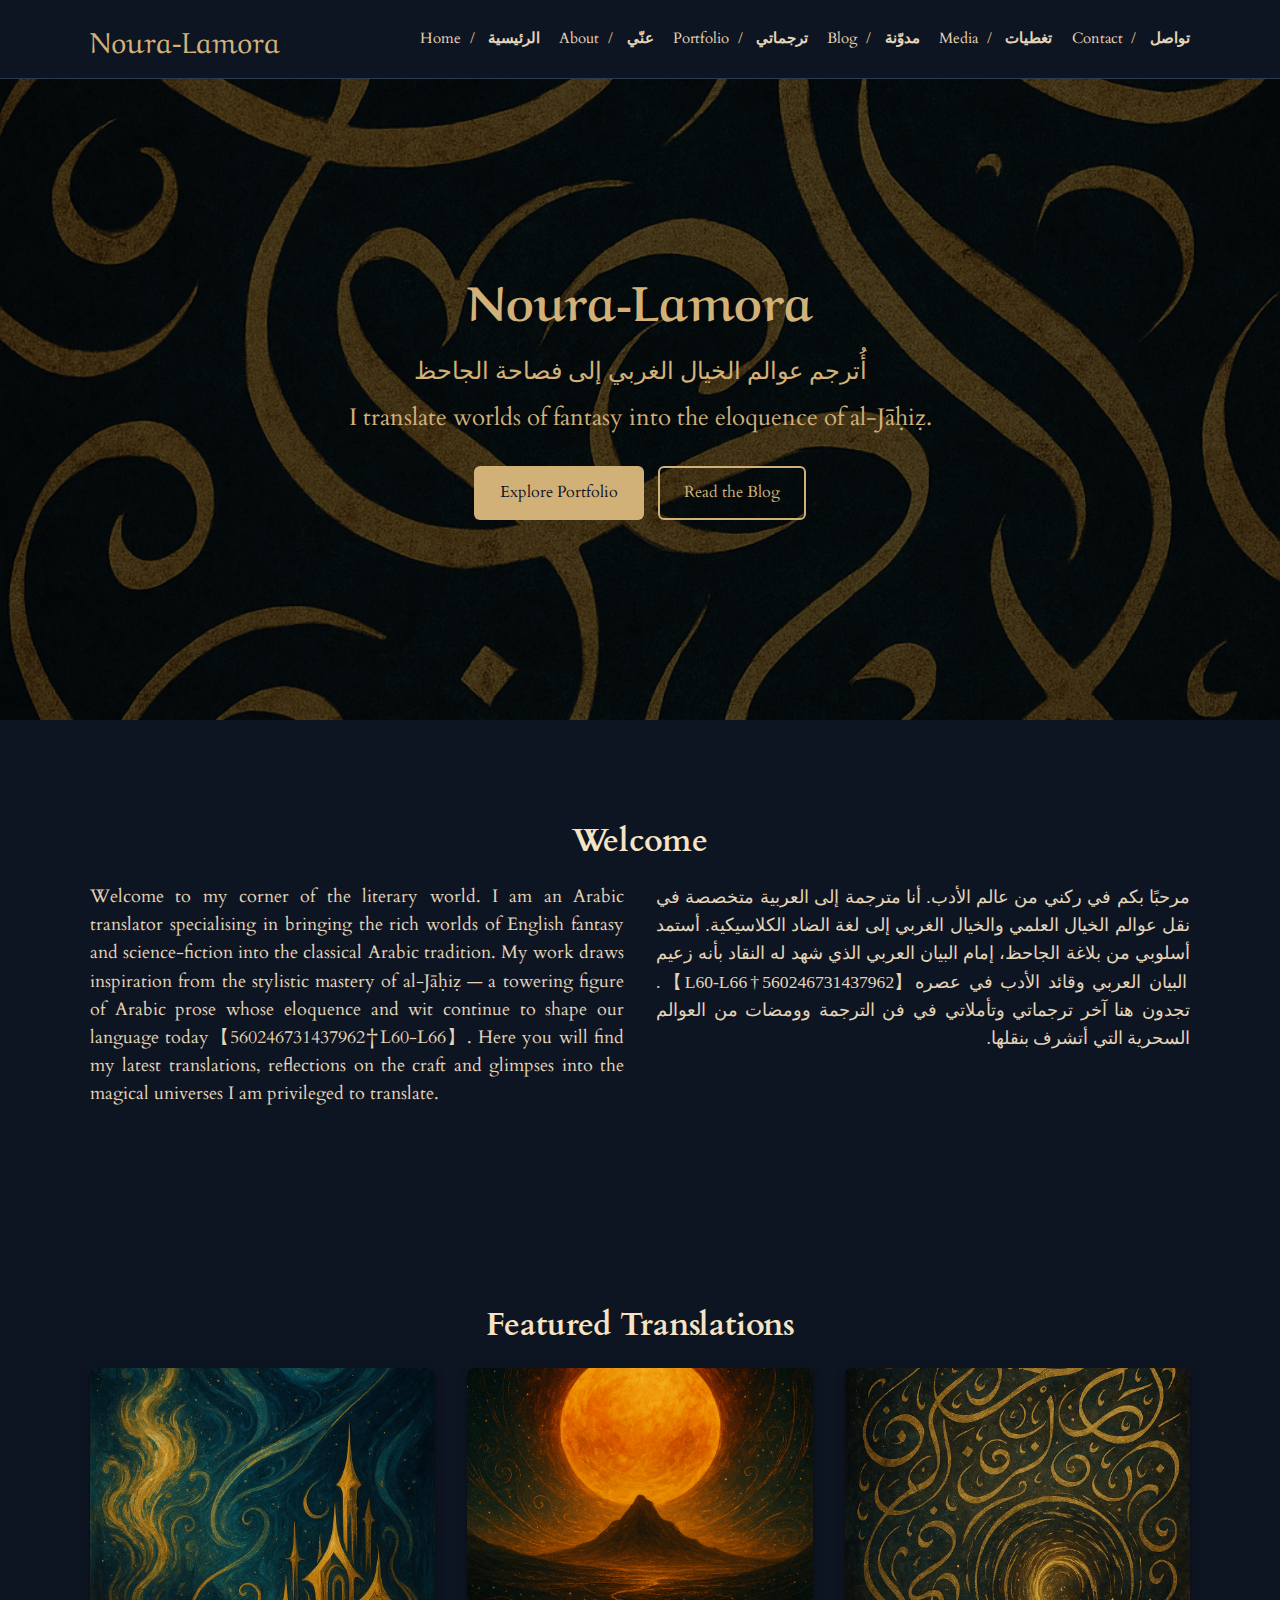
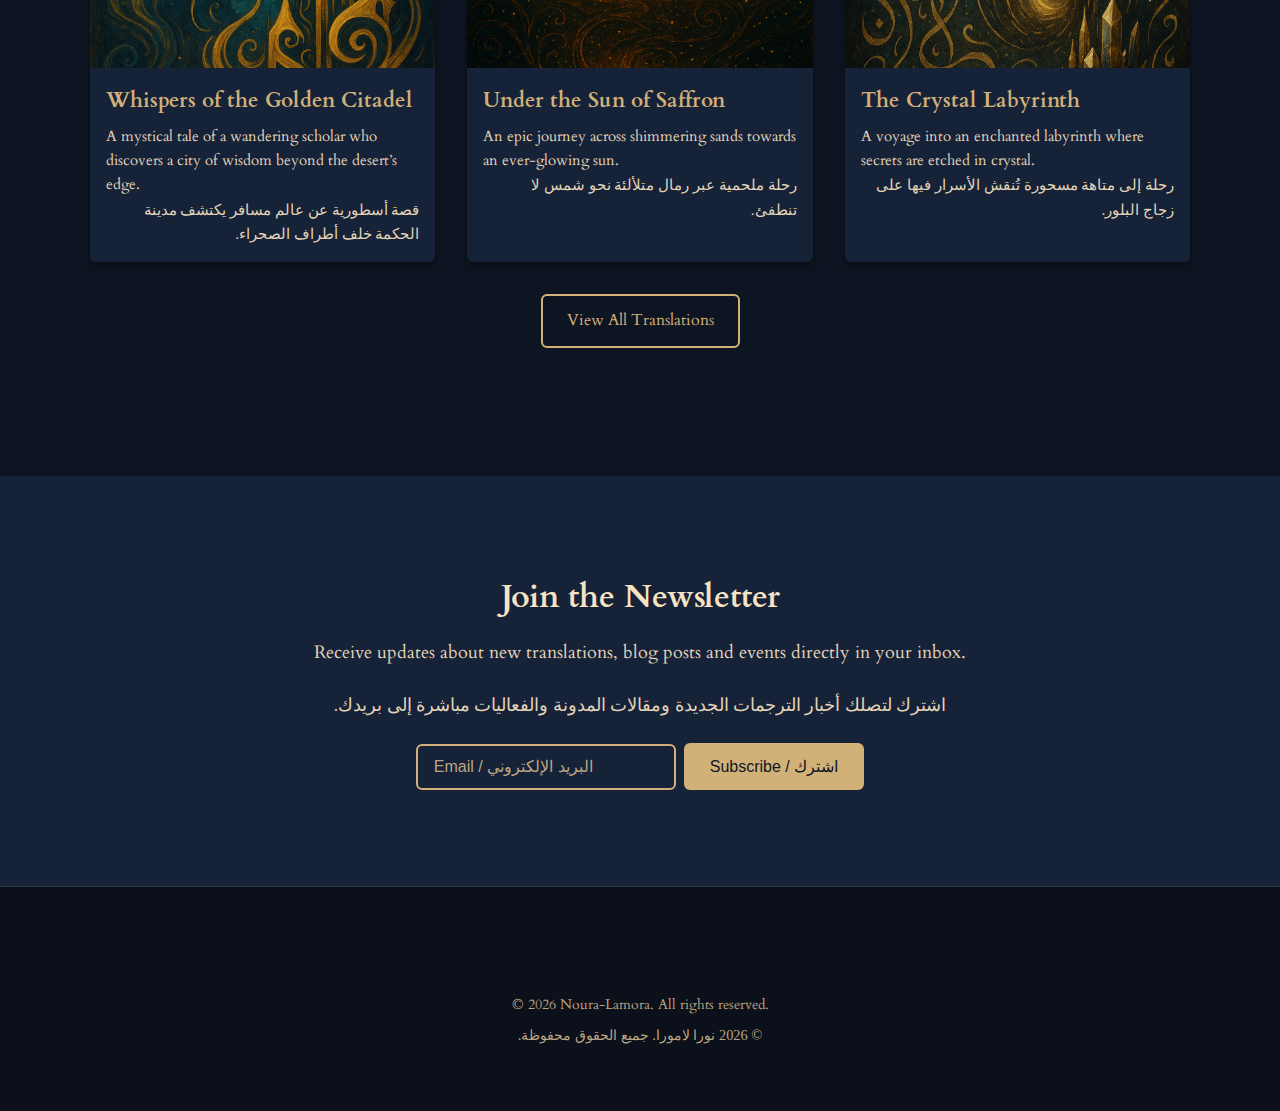
<file: index.html>
<!DOCTYPE html>
<html lang="en">
<head>
    <meta charset="UTF-8">
    <meta name="viewport" content="width=device-width, initial-scale=1.0">
    <title>Noura‑Lamora – Translator of Fantasy into Classical Arabic</title>
    <!-- Google Fonts for elegant Arabic and Latin typography -->
    <link rel="preconnect" href="https://fonts.googleapis.com">
    <link rel="preconnect" href="https://fonts.gstatic.com" crossorigin>
    <link href="https://fonts.googleapis.com/css2?family=Aref+Ruqaa:wght@400&family=Noto+Serif+Arabic:wght@400;700&family=Cardo:wght@400;700&display=swap" rel="stylesheet">
    <!-- Font Awesome for social icons -->
    <link rel="stylesheet" href="https://cdnjs.cloudflare.com/ajax/libs/font-awesome/6.1.2/css/all.min.css" integrity="sha512-5YmqRmiXP0iHWWtAG3Mk4qbybY5sLKz1AAqUu3i3kYF83KvdZ7jw46Kgw+ptTmw1aXR5JvZxHcQzutQ9xNii0w==" crossorigin="anonymous" referrerpolicy="no-referrer" />
    <!-- Main stylesheet -->
    <link rel="stylesheet" href="assets/css/style.css">
    <!-- Meta description for SEO -->
    <meta name="description" content="Noura‑Lamora is a translator bringing English fantasy and science‑fiction into the eloquent classical Arabic of al‑Jāḥiẓ. Explore her portfolio, blog and media appearances.">
</head>
<body>
    <!-- Navigation bar -->
    <header class="site-header">
        <nav class="navbar">
            <div class="logo">
                <a href="index.html">Noura‑Lamora</a>
            </div>
            <ul class="nav-links">
                <li><a href="index.html">Home <span class="divider">/</span> <span class="rtl">الرئيسية</span></a></li>
                <li><a href="about.html">About <span class="divider">/</span> <span class="rtl">عنّي</span></a></li>
                <li><a href="portfolio.html">Portfolio <span class="divider">/</span> <span class="rtl">ترجماتي</span></a></li>
                <li><a href="blog.html">Blog <span class="divider">/</span> <span class="rtl">مدوّنة</span></a></li>
                <li><a href="media.html">Media <span class="divider">/</span> <span class="rtl">تغطيات</span></a></li>
                <li><a href="contact.html">Contact <span class="divider">/</span> <span class="rtl">تواصل</span></a></li>
            </ul>
        </nav>
    </header>

    <!-- Hero section -->
    <section class="hero" style="background-image: url('assets/images/hero-bg.png');">
        <div class="hero-overlay"></div>
        <div class="hero-content">
            <h1 class="site-title">Noura‑Lamora</h1>
            <p class="tagline rtl">أُترجم عوالم الخيال الغربي إلى فصاحة الجاحظ</p>
            <p class="tagline en">I translate worlds of fantasy into the eloquence of al‑Jāḥiẓ.</p>
            <div class="hero-buttons">
                <a href="portfolio.html" class="btn primary-btn">Explore Portfolio</a>
                <a href="blog.html" class="btn secondary-btn">Read the Blog</a>
            </div>
        </div>
    </section>

    <!-- Introduction section -->
    <section class="intro">
        <div class="container">
            <h2 class="section-title">Welcome</h2>
            <div class="intro-texts">
                <p class="intro-text en">
                    Welcome to my corner of the literary world. I am an Arabic translator specialising in bringing the rich worlds of English fantasy and science‑fiction into the classical Arabic tradition. My work draws inspiration from the stylistic mastery of al‑Jāḥiẓ — a towering figure of Arabic prose whose eloquence and wit continue to shape our language today【560246731437962†L60-L66】. Here you will find my latest translations, reflections on the craft and glimpses into the magical universes I am privileged to translate.
                </p>
                <p class="intro-text rtl">
                    مرحبًا بكم في ركني من عالم الأدب. أنا مترجمة إلى العربية متخصصة في نقل عوالم الخيال العلمي والخيال الغربي إلى لغة الضاد الكلاسيكية. أستمد أسلوبي من بلاغة الجاحظ، إمام البيان العربي الذي شهد له النقاد بأنه زعيم البيان العربي وقائد الأدب في عصره【560246731437962†L60-L66】. تجدون هنا آخر ترجماتي وتأملاتي في فن الترجمة وومضات من العوالم السحرية التي أتشرف بنقلها.
                </p>
            </div>
        </div>
    </section>

    <!-- Featured portfolio preview -->
    <section class="featured-portfolio">
        <div class="container">
            <h2 class="section-title">Featured Translations</h2>
            <div class="portfolio-grid">
                <!-- Portfolio item 1 -->
                <div class="portfolio-item">
                    <a href="portfolio-book1.html">
                        <img src="assets/images/book1.png" alt="Fantasy book cover" class="portfolio-thumb">
                        <div class="portfolio-info">
                            <h3 class="portfolio-title">Whispers of the Golden Citadel</h3>
                            <p class="portfolio-desc en">A mystical tale of a wandering scholar who discovers a city of wisdom beyond the desert’s edge.</p>
                            <p class="portfolio-desc rtl">قصة أسطورية عن عالم مسافر يكتشف مدينة الحكمة خلف أطراف الصحراء.</p>
                        </div>
                    </a>
                </div>
                <!-- Portfolio item 2 -->
                <div class="portfolio-item">
                    <a href="portfolio-book2.html">
                        <img src="assets/images/book2.png" alt="Fantasy book cover" class="portfolio-thumb">
                        <div class="portfolio-info">
                            <h3 class="portfolio-title">Under the Sun of Saffron</h3>
                            <p class="portfolio-desc en">An epic journey across shimmering sands towards an ever‑glowing sun.</p>
                            <p class="portfolio-desc rtl">رحلة ملحمية عبر رمال متلألئة نحو شمس لا تنطفئ.</p>
                        </div>
                    </a>
                </div>
                <!-- Portfolio item 3 -->
                <div class="portfolio-item">
                    <a href="portfolio-book3.html">
                        <img src="assets/images/book3.png" alt="Fantasy book cover" class="portfolio-thumb">
                        <div class="portfolio-info">
                            <h3 class="portfolio-title">The Crystal Labyrinth</h3>
                            <p class="portfolio-desc en">A voyage into an enchanted labyrinth where secrets are etched in crystal.</p>
                            <p class="portfolio-desc rtl">رحلة إلى متاهة مسحورة تُنقش الأسرار فيها على زجاج البلور.</p>
                        </div>
                    </a>
                </div>
            </div>
            <div class="view-more">
                <a href="portfolio.html" class="btn secondary-btn">View All Translations</a>
            </div>
        </div>
    </section>

    <!-- Newsletter signup -->
    <section class="newsletter">
        <div class="container">
            <h2 class="section-title">Join the Newsletter</h2>
            <p class="newsletter-text en">Receive updates about new translations, blog posts and events directly in your inbox.</p>
            <p class="newsletter-text rtl">اشترك لتصلك أخبار الترجمات الجديدة ومقالات المدونة والفعاليات مباشرة إلى بريدك.</p>
            <!-- Replace the action URL after creating a free newsletter service (e.g. Mailchimp or Buttondown) -->
            <form action="https://formspree.io/f/placeholder" method="POST" class="newsletter-form">
                <input type="email" name="email" placeholder="Email / البريد الإلكتروني" required>
                <button type="submit" class="btn primary-btn">Subscribe / اشترك</button>
            </form>
        </div>
    </section>

    <!-- Footer -->
    <footer class="site-footer">
        <div class="container">
            <div class="footer-social">
                <a href="#" aria-label="Twitter"><i class="fab fa-twitter"></i></a>
                <a href="#" aria-label="Facebook"><i class="fab fa-facebook-f"></i></a>
                <a href="#" aria-label="Instagram"><i class="fab fa-instagram"></i></a>
                <a href="#" aria-label="LinkedIn"><i class="fab fa-linkedin-in"></i></a>
            </div>
            <p class="footer-text en">© <span id="year"></span> Noura‑Lamora. All rights reserved.</p>
            <p class="footer-text rtl">© <span id="year-ar"></span> نورا لامورا. جميع الحقوق محفوظة.</p>
        </div>
    </footer>

    <!-- Optional JavaScript -->
    <script src="assets/js/script.js"></script>
</body>
</html>
</file>
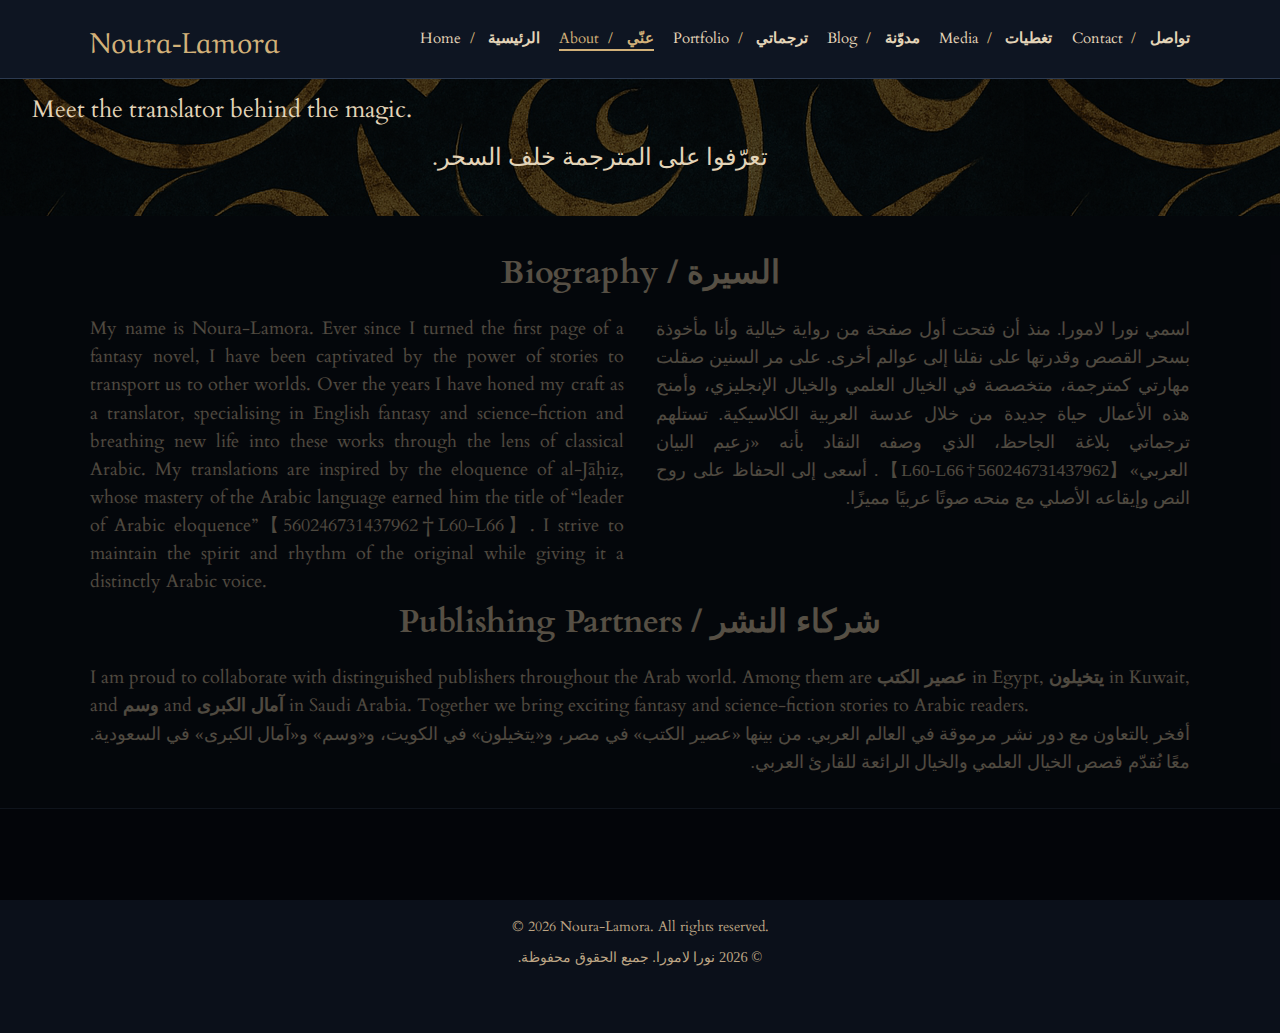
<file: about.html>
<!DOCTYPE html>
<html lang="en">
<head>
    <meta charset="UTF-8">
    <meta name="viewport" content="width=device-width, initial-scale=1.0">
    <title>About – Noura‑Lamora</title>
    <link rel="preconnect" href="https://fonts.googleapis.com">
    <link rel="preconnect" href="https://fonts.gstatic.com" crossorigin>
    <link href="https://fonts.googleapis.com/css2?family=Aref+Ruqaa:wght@400&family=Noto+Serif+Arabic:wght@400;700&family=Cardo:wght@400;700&display=swap" rel="stylesheet">
    <link rel="stylesheet" href="https://cdnjs.cloudflare.com/ajax/libs/font-awesome/6.1.2/css/all.min.css" integrity="sha512-5YmqRmiXP0iHWWtAG3Mk4qbybY5sLKz1AAqUu3i3kYF83KvdZ7jw46Kgw+ptTmw1aXR5JvZxHcQzutQ9xNii0w==" crossorigin="anonymous" referrerpolicy="no-referrer" />
    <link rel="stylesheet" href="assets/css/style.css">
    <meta name="description" content="Learn more about Noura‑Lamora, an Arabic translator specialising in fantasy and science‑fiction, and her dedication to reviving classical Arabic eloquence.">
</head>
<body>
    <!-- Navigation bar (same as on the homepage) -->
    <header class="site-header">
        <nav class="navbar">
            <div class="logo"><a href="index.html">Noura‑Lamora</a></div>
            <ul class="nav-links">
                <li><a href="index.html">Home <span class="divider">/</span> <span class="rtl">الرئيسية</span></a></li>
                <li><a href="about.html" class="active">About <span class="divider">/</span> <span class="rtl">عنّي</span></a></li>
                <li><a href="portfolio.html">Portfolio <span class="divider">/</span> <span class="rtl">ترجماتي</span></a></li>
                <li><a href="blog.html">Blog <span class="divider">/</span> <span class="rtl">مدوّنة</span></a></li>
                <li><a href="media.html">Media <span class="divider">/</span> <span class="rtl">تغطيات</span></a></li>
                <li><a href="contact.html">Contact <span class="divider">/</span> <span class="rtl">تواصل</span></a></li>
            </ul>
        </nav>
    </header>

    <!-- Page header -->
    <section class="page-hero" style="background-image: url('assets/images/hero-bg.png');">
        <div class="hero-overlay"></div>
        <div class="hero-content">
            <h1 class="site-title">About</h1>
            <p class="tagline en">Meet the translator behind the magic.</p>
            <p class="tagline rtl">تعرّفوا على المترجمة خلف السحر.</p>
        </div>
    </section>

    <!-- Biography -->
    <section class="bio-section">
        <div class="container">
            <h2 class="section-title">Biography / السيرة</h2>
            <div class="intro-texts">
                <p class="intro-text en">
                    My name is Noura‑Lamora. Ever since I turned the first page of a fantasy novel, I have been captivated by the power of stories to transport us to other worlds. Over the years I have honed my craft as a translator, specialising in English fantasy and science‑fiction and breathing new life into these works through the lens of classical Arabic. My translations are inspired by the eloquence of al‑Jāḥiẓ, whose mastery of the Arabic language earned him the title of “leader of Arabic eloquence”【560246731437962†L60-L66】. I strive to maintain the spirit and rhythm of the original while giving it a distinctly Arabic voice.
                </p>
                <p class="intro-text rtl">
                    اسمي نورا لامورا. منذ أن فتحت أول صفحة من رواية خيالية وأنا مأخوذة بسحر القصص وقدرتها على نقلنا إلى عوالم أخرى. على مر السنين صقلت مهارتي كمترجمة، متخصصة في الخيال العلمي والخيال الإنجليزي، وأمنح هذه الأعمال حياة جديدة من خلال عدسة العربية الكلاسيكية. تستلهم ترجماتي بلاغة الجاحظ، الذي وصفه النقاد بأنه «زعيم البيان العربي»【560246731437962†L60-L66】. أسعى إلى الحفاظ على روح النص وإيقاعه الأصلي مع منحه صوتًا عربيًا مميزًا.
                </p>
            </div>
            <div class="publishing-history">
                <h3 class="section-title">Publishing Partners / شركاء النشر</h3>
                <p class="intro-text en">
                    I am proud to collaborate with distinguished publishers throughout the Arab world. Among them are <strong>عصير الكتب</strong> in Egypt, <strong>يتخيلون</strong> in Kuwait, and <strong>وسم</strong> and <strong>آمال الكبرى</strong> in Saudi Arabia. Together we bring exciting fantasy and science‑fiction stories to Arabic readers.
                </p>
                <p class="intro-text rtl">
                    أفخر بالتعاون مع دور نشر مرموقة في العالم العربي. من بينها «عصير الكتب» في مصر، و«يتخيلون» في الكويت، و«وسم» و«آمال الكبرى» في السعودية. معًا نُقدّم قصص الخيال العلمي والخيال الرائعة للقارئ العربي.
                </p>
            </div>
        </div>
    </section>

    <!-- Footer -->
    <footer class="site-footer">
        <div class="container">
            <div class="footer-social">
                <a href="#" aria-label="Twitter"><i class="fab fa-twitter"></i></a>
                <a href="#" aria-label="Facebook"><i class="fab fa-facebook-f"></i></a>
                <a href="#" aria-label="Instagram"><i class="fab fa-instagram"></i></a>
                <a href="#" aria-label="LinkedIn"><i class="fab fa-linkedin-in"></i></a>
            </div>
            <p class="footer-text en">© <span id="year"></span> Noura‑Lamora. All rights reserved.</p>
            <p class="footer-text rtl">© <span id="year-ar"></span> نورا لامورا. جميع الحقوق محفوظة.</p>
        </div>
    </footer>
    <script src="assets/js/script.js"></script>
</body>
</html>
</file>
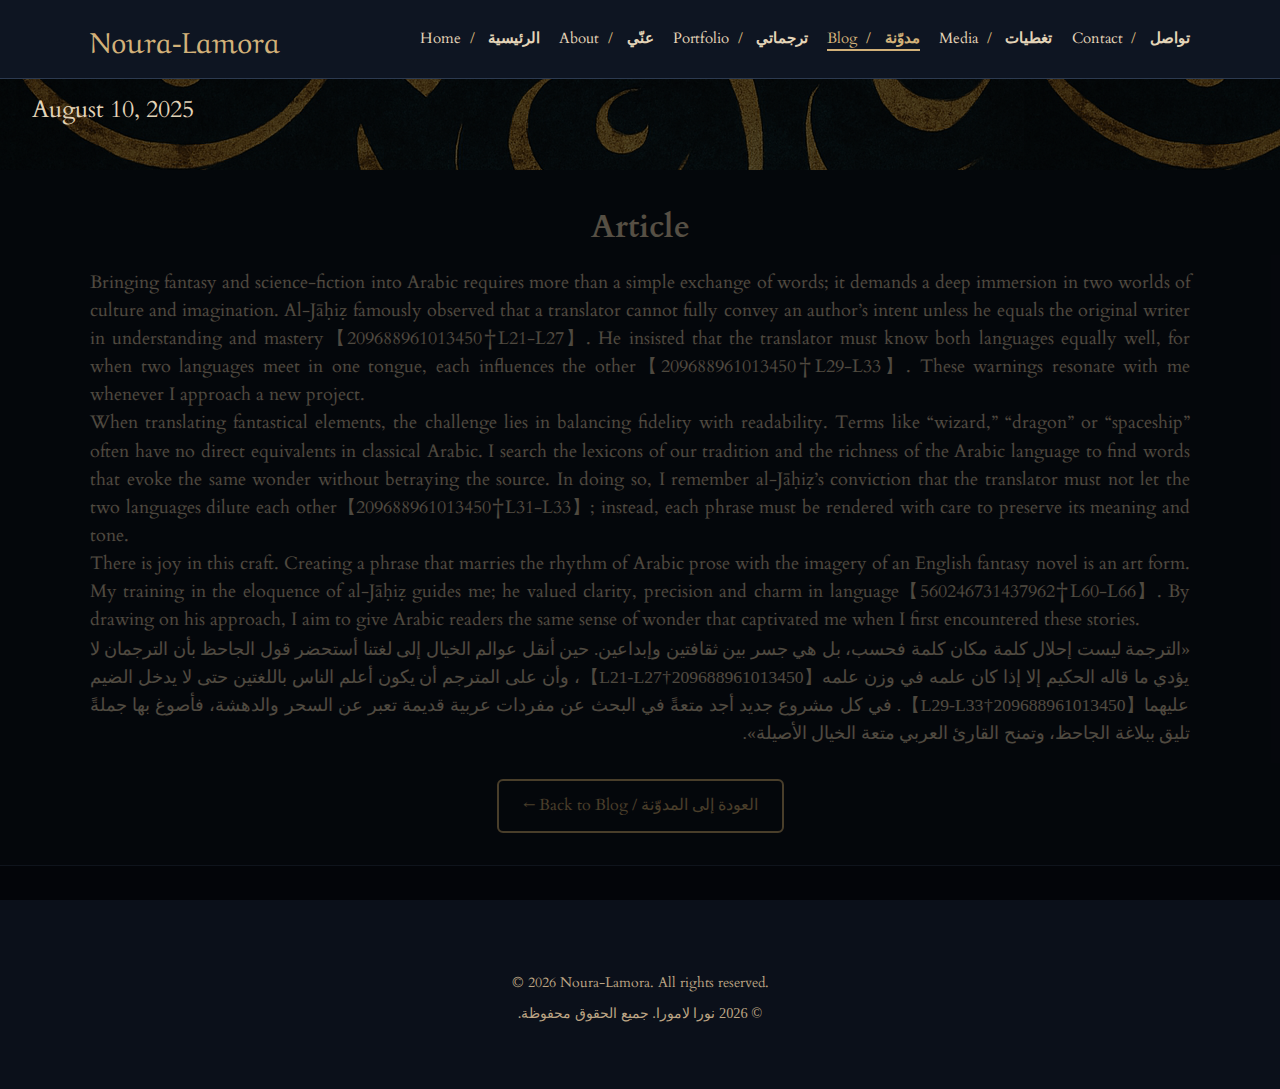
<file: blog-post1.html>
<!DOCTYPE html>
<html lang="en">
<head>
    <meta charset="UTF-8">
    <meta name="viewport" content="width=device-width, initial-scale=1.0">
    <title>Translating the Fantastical: Challenges and Joys – Noura‑Lamora Blog</title>
    <link rel="preconnect" href="https://fonts.googleapis.com">
    <link rel="preconnect" href="https://fonts.gstatic.com" crossorigin>
    <link href="https://fonts.googleapis.com/css2?family=Aref+Ruqaa:wght@400&family=Noto+Serif+Arabic:wght@400;700&family=Cardo:wght@400;700&display=swap" rel="stylesheet">
    <link rel="stylesheet" href="https://cdnjs.cloudflare.com/ajax/libs/font-awesome/6.1.2/css/all.min.css" integrity="sha512-5YmqRmiXP0iHWWtAG3Mk4qbybY5sLKz1AAqUu3i3kYF83KvdZ7jw46Kgw+ptTmw1aXR5JvZxHcQzutQ9xNii0w==" crossorigin="anonymous" referrerpolicy="no-referrer" />
    <link rel="stylesheet" href="assets/css/style.css">
    <meta name="description" content="An essay on the intricacies of translating fantasy literature into Arabic, reflecting on al‑Jāḥiẓ’s insights about translation and my own experiences.">
</head>
<body>
    <!-- Navigation -->
    <header class="site-header">
        <nav class="navbar">
            <div class="logo"><a href="../index.html">Noura‑Lamora</a></div>
            <ul class="nav-links">
                <li><a href="index.html">Home <span class="divider">/</span> <span class="rtl">الرئيسية</span></a></li>
                <li><a href="about.html">About <span class="divider">/</span> <span class="rtl">عنّي</span></a></li>
                <li><a href="portfolio.html">Portfolio <span class="divider">/</span> <span class="rtl">ترجماتي</span></a></li>
                <li><a href="blog.html" class="active">Blog <span class="divider">/</span> <span class="rtl">مدوّنة</span></a></li>
                <li><a href="media.html">Media <span class="divider">/</span> <span class="rtl">تغطيات</span></a></li>
                <li><a href="contact.html">Contact <span class="divider">/</span> <span class="rtl">تواصل</span></a></li>
            </ul>
        </nav>
    </header>

    <!-- Article header -->
    <section class="page-hero" style="background-image: url('assets/images/hero-bg.png');">
        <div class="hero-overlay"></div>
        <div class="hero-content">
            <h1 class="site-title">Translating the Fantastical: Challenges and Joys</h1>
            <p class="tagline en">August 10, 2025</p>
        </div>
    </section>

    <article class="blog-post">
        <div class="container">
            <h2 class="section-title">Article</h2>
            <p class="intro-text en">
                Bringing fantasy and science‑fiction into Arabic requires more than a simple exchange of words; it demands a deep immersion in two worlds of culture and imagination. Al‑Jāḥiẓ famously observed that a translator cannot fully convey an author’s intent unless he equals the original writer in understanding and mastery【209688961013450†L21-L27】. He insisted that the translator must know both languages equally well, for when two languages meet in one tongue, each influences the other【209688961013450†L29-L33】. These warnings resonate with me whenever I approach a new project.
            </p>
            <p class="intro-text en">
                When translating fantastical elements, the challenge lies in balancing fidelity with readability. Terms like “wizard,” “dragon” or “spaceship” often have no direct equivalents in classical Arabic. I search the lexicons of our tradition and the richness of the Arabic language to find words that evoke the same wonder without betraying the source. In doing so, I remember al‑Jāḥiẓ’s conviction that the translator must not let the two languages dilute each other【209688961013450†L31-L33】; instead, each phrase must be rendered with care to preserve its meaning and tone.
            </p>
            <p class="intro-text en">
                There is joy in this craft. Creating a phrase that marries the rhythm of Arabic prose with the imagery of an English fantasy novel is an art form. My training in the eloquence of al‑Jāḥiẓ guides me; he valued clarity, precision and charm in language【560246731437962†L60-L66】. By drawing on his approach, I aim to give Arabic readers the same sense of wonder that captivated me when I first encountered these stories.
            </p>
            <p class="intro-text rtl">
                «الترجمة ليست إحلال كلمة مكان كلمة فحسب، بل هي جسر بين ثقافتين وإبداعين. حين أنقل عوالم الخيال إلى لغتنا أستحضر قول الجاحظ بأن الترجمان لا يؤدي ما قاله الحكيم إلا إذا كان علمه في وزن علمه【209688961013450†L21-L27】، وأن على المترجم أن يكون أعلم الناس باللغتين حتى لا يدخل الضيم عليهما【209688961013450†L29-L33】. في كل مشروع جديد أجد متعةً في البحث عن مفردات عربية قديمة تعبر عن السحر والدهشة، فأصوغ بها جملةً تليق ببلاغة الجاحظ، وتمنح القارئ العربي متعة الخيال الأصيلة».
            </p>
            <div class="view-more">
                <a href="blog.html" class="btn secondary-btn">← Back to Blog / العودة إلى المدوّنة</a>
            </div>
        </div>
    </article>

    <!-- Footer -->
    <footer class="site-footer">
        <div class="container">
            <div class="footer-social">
                <a href="#" aria-label="Twitter"><i class="fab fa-twitter"></i></a>
                <a href="#" aria-label="Facebook"><i class="fab fa-facebook-f"></i></a>
                <a href="#" aria-label="Instagram"><i class="fab fa-instagram"></i></a>
                <a href="#" aria-label="LinkedIn"><i class="fab fa-linkedin-in"></i></a>
            </div>
            <p class="footer-text en">© <span id="year"></span> Noura‑Lamora. All rights reserved.</p>
            <p class="footer-text rtl">© <span id="year-ar"></span> نورا لامورا. جميع الحقوق محفوظة.</p>
        </div>
    </footer>
    <script src="assets/js/script.js"></script>
</body>
</html>
</file>
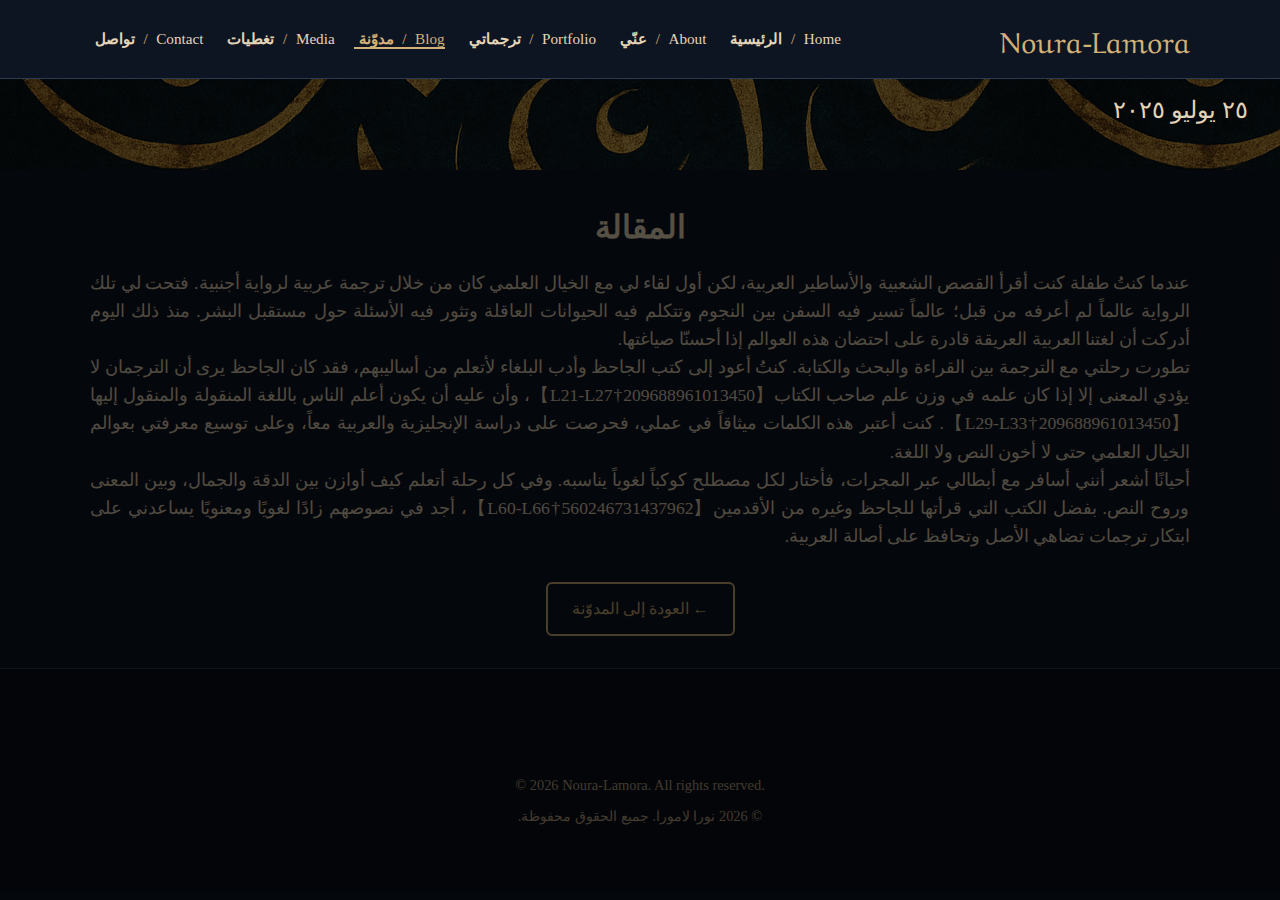
<file: blog-post2.html>
<!DOCTYPE html>
<html lang="ar">
<head>
    <meta charset="UTF-8">
    <meta name="viewport" content="width=device-width, initial-scale=1.0">
    <title>رحلتي مع الخيال العلمي والأدب العربي – مدوّنة نورا لامورا</title>
    <link rel="preconnect" href="https://fonts.googleapis.com">
    <link rel="preconnect" href="https://fonts.gstatic.com" crossorigin>
    <link href="https://fonts.googleapis.com/css2?family=Aref+Ruqaa:wght@400&family=Noto+Serif+Arabic:wght@400;700&family=Cardo:wght@400;700&display=swap" rel="stylesheet">
    <link rel="stylesheet" href="https://cdnjs.cloudflare.com/ajax/libs/font-awesome/6.1.2/css/all.min.css" integrity="sha512-5YmqRmiXP0iHWWtAG3Mk4qbybY5sLKz1AAqUu3i3kYF83KvdZ7jw46Kgw+ptTmw1aXR5JvZxHcQzutQ9xNii0w==" crossorigin="anonymous" referrerpolicy="no-referrer" />
    <link rel="stylesheet" href="assets/css/style.css">
    <meta name="description" content="مقالة حول بدايات اهتمام نورا لامورا بالخيال العلمي، وموقف الجاحظ من الترجمة، وكيف أثّر ذلك على أسلوبها في نقل الأدب الغربي إلى العربية.">
</head>
<body dir="rtl" style="font-family: 'Noto Serif Arabic', serif;">
    <!-- Navigation -->
    <header class="site-header">
        <nav class="navbar">
            <div class="logo"><a href="index.html">Noura‑Lamora</a></div>
            <ul class="nav-links">
                <li><a href="index.html">Home <span class="divider">/</span> <span class="rtl">الرئيسية</span></a></li>
                <li><a href="about.html">About <span class="divider">/</span> <span class="rtl">عنّي</span></a></li>
                <li><a href="portfolio.html">Portfolio <span class="divider">/</span> <span class="rtl">ترجماتي</span></a></li>
                <li><a href="blog.html" class="active">Blog <span class="divider">/</span> <span class="rtl">مدوّنة</span></a></li>
                <li><a href="media.html">Media <span class="divider">/</span> <span class="rtl">تغطيات</span></a></li>
                <li><a href="contact.html">Contact <span class="divider">/</span> <span class="rtl">تواصل</span></a></li>
            </ul>
        </nav>
    </header>

    <!-- Article header -->
    <section class="page-hero" style="background-image: url('assets/images/hero-bg.png');">
        <div class="hero-overlay"></div>
        <div class="hero-content">
            <h1 class="site-title">رحلتي مع الخيال العلمي والأدب العربي</h1>
            <p class="tagline rtl">٢٥ يوليو ٢٠٢٥</p>
        </div>
    </section>

    <article class="blog-post">
        <div class="container">
            <h2 class="section-title">المقالة</h2>
            <p class="intro-text rtl" style="direction: rtl;">
                عندما كنتُ طفلة كنت أقرأ القصص الشعبية والأساطير العربية، لكن أول لقاء لي مع الخيال العلمي كان من خلال ترجمة عربية لرواية أجنبية. فتحت لي تلك الرواية عالماً لم أعرفه من قبل؛ عالماً تسير فيه السفن بين النجوم وتتكلم فيه الحيوانات العاقلة وتثور فيه الأسئلة حول مستقبل البشر. منذ ذلك اليوم أدركت أن لغتنا العربية العريقة قادرة على احتضان هذه العوالم إذا أحسنّا صياغتها.
            </p>
            <p class="intro-text rtl" style="direction: rtl;">
                تطورت رحلتي مع الترجمة بين القراءة والبحث والكتابة. كنتُ أعود إلى كتب الجاحظ وأدب البلغاء لأتعلم من أساليبهم، فقد كان الجاحظ يرى أن الترجمان لا يؤدي المعنى إلا إذا كان علمه في وزن علم صاحب الكتاب【209688961013450†L21-L27】، وأن عليه أن يكون أعلم الناس باللغة المنقولة والمنقول إليها【209688961013450†L29-L33】. كنت أعتبر هذه الكلمات ميثاقاً في عملي، فحرصت على دراسة الإنجليزية والعربية معاً، وعلى توسيع معرفتي بعوالم الخيال العلمي حتى لا أخون النص ولا اللغة.
            </p>
            <p class="intro-text rtl" style="direction: rtl;">
                أحيانًا أشعر أنني أسافر مع أبطالي عبر المجرات، فأختار لكل مصطلح كوكباً لغوياً يناسبه. وفي كل رحلة أتعلم كيف أوازن بين الدقة والجمال، وبين المعنى وروح النص. بفضل الكتب التي قرأتها للجاحظ وغيره من الأقدمين【560246731437962†L60-L66】، أجد في نصوصهم زادًا لغويًا ومعنويًا يساعدني على ابتكار ترجمات تضاهي الأصل وتحافظ على أصالة العربية.
            </p>
            <div class="view-more">
                <a href="blog.html" class="btn secondary-btn">← العودة إلى المدوّنة</a>
            </div>
        </div>
    </article>

    <!-- Footer -->
    <footer class="site-footer" style="direction: ltr;">
        <div class="container">
            <div class="footer-social">
                <a href="#" aria-label="Twitter"><i class="fab fa-twitter"></i></a>
                <a href="#" aria-label="Facebook"><i class="fab fa-facebook-f"></i></a>
                <a href="#" aria-label="Instagram"><i class="fab fa-instagram"></i></a>
                <a href="#" aria-label="LinkedIn"><i class="fab fa-linkedin-in"></i></a>
            </div>
            <p class="footer-text en">© <span id="year"></span> Noura‑Lamora. All rights reserved.</p>
            <p class="footer-text rtl">© <span id="year-ar"></span> نورا لامورا. جميع الحقوق محفوظة.</p>
        </div>
    </footer>
    <script src="assets/js/script.js"></script>
</body>
</html>
</file>
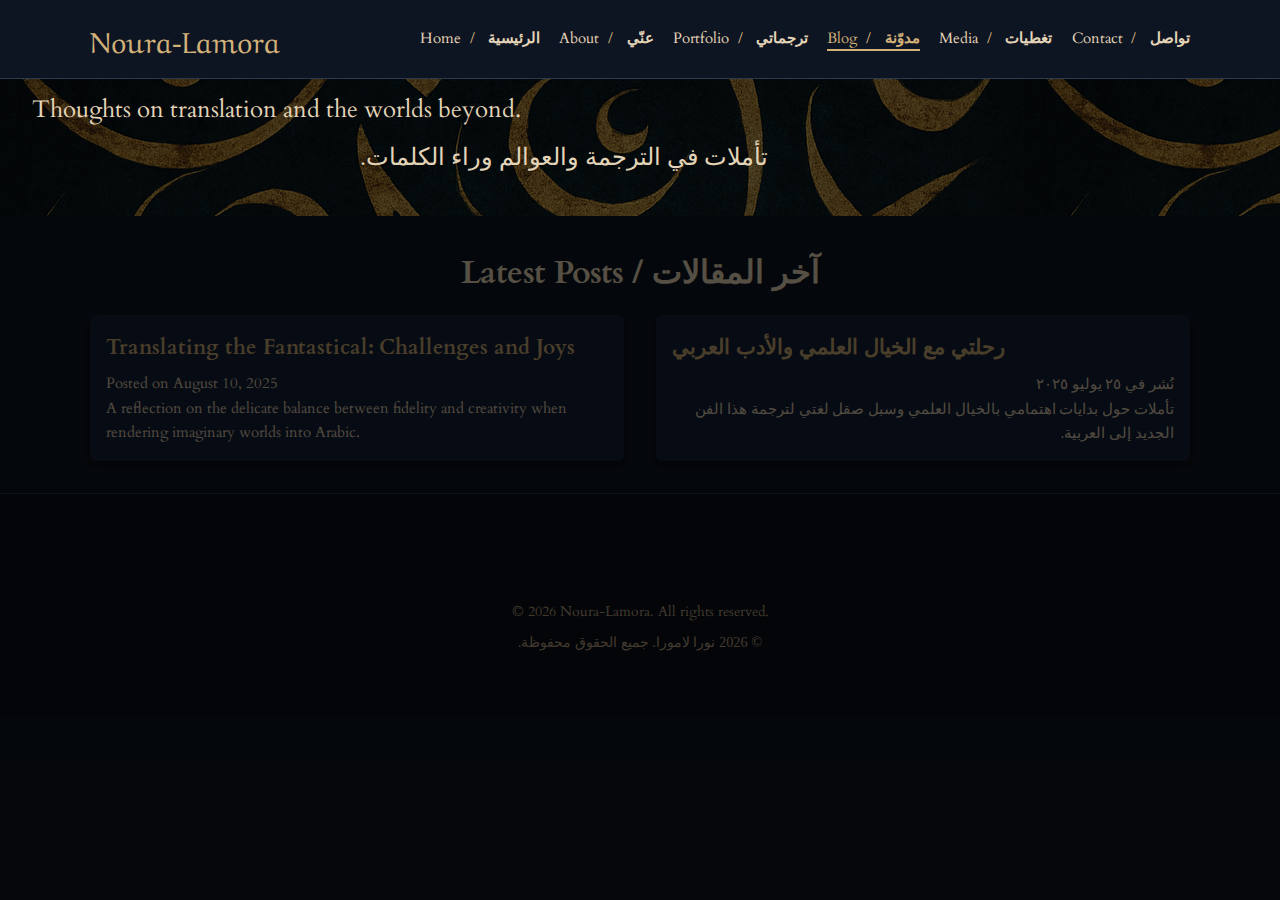
<file: blog.html>
<!DOCTYPE html>
<html lang="en">
<head>
    <meta charset="UTF-8">
    <meta name="viewport" content="width=device-width, initial-scale=1.0">
    <title>Blog – Noura‑Lamora</title>
    <link rel="preconnect" href="https://fonts.googleapis.com">
    <link rel="preconnect" href="https://fonts.gstatic.com" crossorigin>
    <link href="https://fonts.googleapis.com/css2?family=Aref+Ruqaa:wght@400&family=Noto+Serif+Arabic:wght@400;700&family=Cardo:wght@400;700&display=swap" rel="stylesheet">
    <link rel="stylesheet" href="https://cdnjs.cloudflare.com/ajax/libs/font-awesome/6.1.2/css/all.min.css" integrity="sha512-5YmqRmiXP0iHWWtAG3Mk4qbybY5sLKz1AAqUu3i3kYF83KvdZ7jw46Kgw+ptTmw1aXR5JvZxHcQzutQ9xNii0w==" crossorigin="anonymous" referrerpolicy="no-referrer" />
    <link rel="stylesheet" href="assets/css/style.css">
    <meta name="description" content="Read reflections and essays by Noura‑Lamora on translation, fantasy literature and linguistic craft in both Arabic and English.">
</head>
<body>
    <!-- Navigation -->
    <header class="site-header">
        <nav class="navbar">
            <div class="logo"><a href="index.html">Noura‑Lamora</a></div>
            <ul class="nav-links">
                <li><a href="index.html">Home <span class="divider">/</span> <span class="rtl">الرئيسية</span></a></li>
                <li><a href="about.html">About <span class="divider">/</span> <span class="rtl">عنّي</span></a></li>
                <li><a href="portfolio.html">Portfolio <span class="divider">/</span> <span class="rtl">ترجماتي</span></a></li>
                <li><a href="blog.html" class="active">Blog <span class="divider">/</span> <span class="rtl">مدوّنة</span></a></li>
                <li><a href="media.html">Media <span class="divider">/</span> <span class="rtl">تغطيات</span></a></li>
                <li><a href="contact.html">Contact <span class="divider">/</span> <span class="rtl">تواصل</span></a></li>
            </ul>
        </nav>
    </header>

    <!-- Page header -->
    <section class="page-hero" style="background-image: url('assets/images/hero-bg.png');">
        <div class="hero-overlay"></div>
        <div class="hero-content">
            <h1 class="site-title">Blog</h1>
            <p class="tagline en">Thoughts on translation and the worlds beyond.</p>
            <p class="tagline rtl">تأملات في الترجمة والعوالم وراء الكلمات.</p>
        </div>
    </section>

    <!-- Blog posts list -->
    <section class="blog-section">
        <div class="container">
            <h2 class="section-title">Latest Posts / آخر المقالات</h2>
            <div class="portfolio-grid">
                <!-- Post 1 -->
                <div class="portfolio-item">
                    <a href="blog-post1.html">
                        <div class="portfolio-info">
                            <h3 class="portfolio-title">Translating the Fantastical: Challenges and Joys</h3>
                            <p class="portfolio-desc en">Posted on August 10, 2025</p>
                            <p class="portfolio-desc en">A reflection on the delicate balance between fidelity and creativity when rendering imaginary worlds into Arabic.</p>
                        </div>
                    </a>
                </div>
                <!-- Post 2 -->
                <div class="portfolio-item">
                    <a href="blog-post2.html">
                        <div class="portfolio-info">
                            <h3 class="portfolio-title">رحلتي مع الخيال العلمي والأدب العربي</h3>
                            <p class="portfolio-desc rtl">نُشر في ٢٥ يوليو ٢٠٢٥</p>
                            <p class="portfolio-desc rtl">تأملات حول بدايات اهتمامي بالخيال العلمي وسبل صقل لغتي لترجمة هذا الفن الجديد إلى العربية.</p>
                        </div>
                    </a>
                </div>
            </div>
        </div>
    </section>

    <!-- Footer -->
    <footer class="site-footer">
        <div class="container">
            <div class="footer-social">
                <a href="#" aria-label="Twitter"><i class="fab fa-twitter"></i></a>
                <a href="#" aria-label="Facebook"><i class="fab fa-facebook-f"></i></a>
                <a href="#" aria-label="Instagram"><i class="fab fa-instagram"></i></a>
                <a href="#" aria-label="LinkedIn"><i class="fab fa-linkedin-in"></i></a>
            </div>
            <p class="footer-text en">© <span id="year"></span> Noura‑Lamora. All rights reserved.</p>
            <p class="footer-text rtl">© <span id="year-ar"></span> نورا لامورا. جميع الحقوق محفوظة.</p>
        </div>
    </footer>
    <script src="assets/js/script.js"></script>
</body>
</html>
</file>
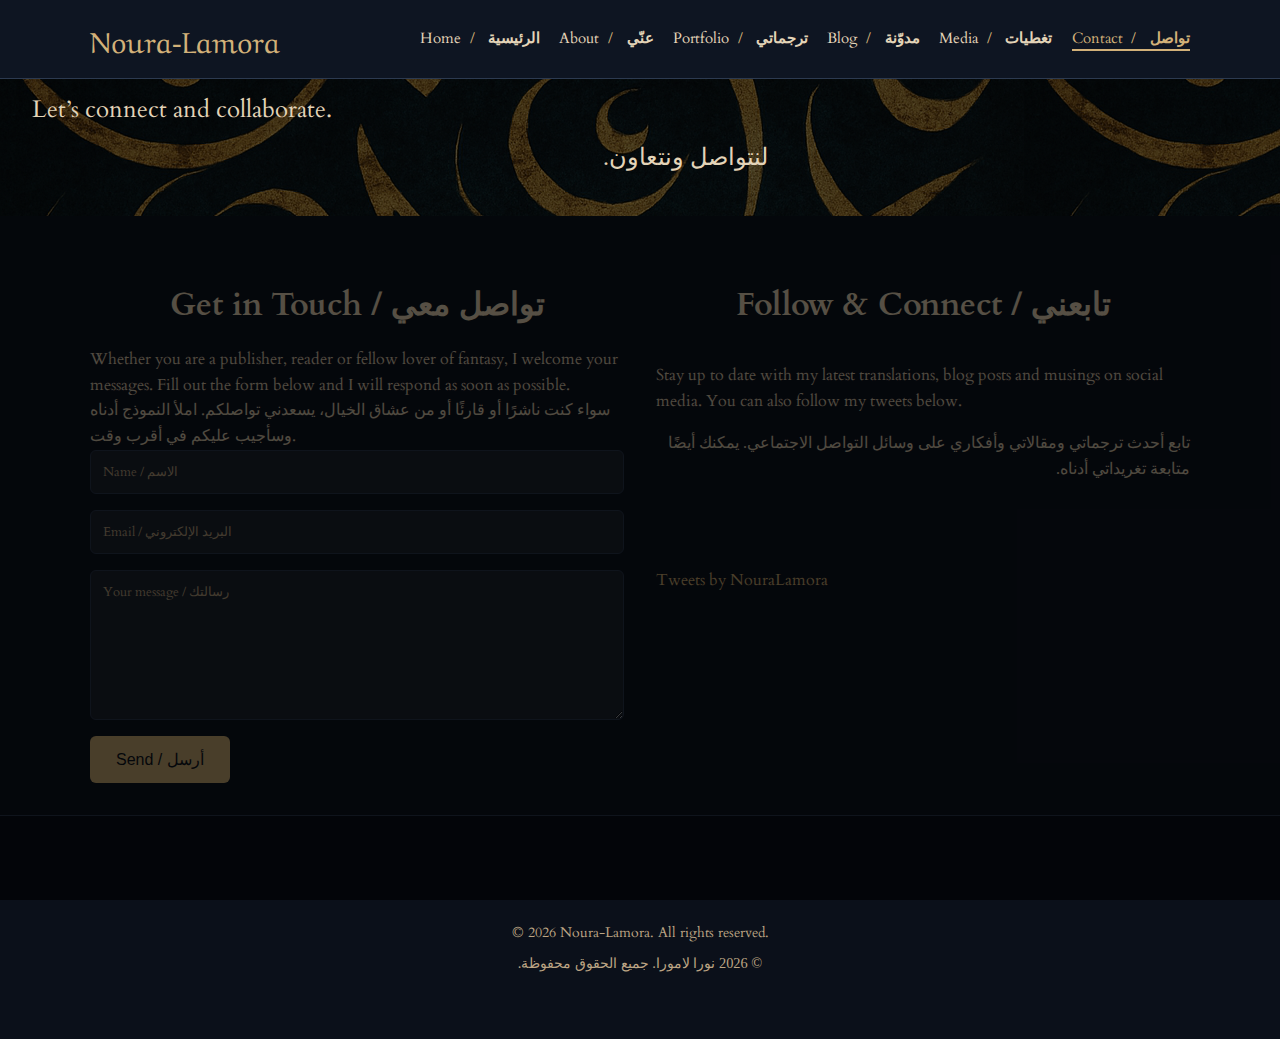
<file: contact.html>
<!DOCTYPE html>
<html lang="en">
<head>
    <meta charset="UTF-8">
    <meta name="viewport" content="width=device-width, initial-scale=1.0">
    <title>Contact – Noura‑Lamora</title>
    <!-- Google Fonts for elegant Arabic and Latin typography -->
    <link rel="preconnect" href="https://fonts.googleapis.com">
    <link rel="preconnect" href="https://fonts.gstatic.com" crossorigin>
    <link href="https://fonts.googleapis.com/css2?family=Aref+Ruqaa:wght@400&family=Noto+Serif+Arabic:wght@400;700&family=Cardo:wght@400;700&display=swap" rel="stylesheet">
    <!-- Font Awesome for social icons -->
    <link rel="stylesheet" href="https://cdnjs.cloudflare.com/ajax/libs/font-awesome/6.1.2/css/all.min.css" integrity="sha512-5YmqRmiXP0iHWWtAG3Mk4qbybY5sLKz1AAqUu3i3kYF83KvdZ7jw46Kgw+ptTmw1aXR5JvZxHcQzutQ9xNii0w==" crossorigin="anonymous" referrerpolicy="no-referrer" />
    <!-- Main stylesheet -->
    <link rel="stylesheet" href="assets/css/style.css">
    <!-- Meta description for SEO -->
    <meta name="description" content="Get in touch with Noura‑Lamora for translation inquiries, media requests, collaborations or to discuss fantasy literature in Arabic and English.">
</head>
<body>
    <!-- Navigation bar -->
    <header class="site-header">
        <nav class="navbar">
            <div class="logo"><a href="index.html">Noura‑Lamora</a></div>
            <ul class="nav-links">
                <li><a href="index.html">Home <span class="divider">/</span> <span class="rtl">الرئيسية</span></a></li>
                <li><a href="about.html">About <span class="divider">/</span> <span class="rtl">عنّي</span></a></li>
                <li><a href="portfolio.html">Portfolio <span class="divider">/</span> <span class="rtl">ترجماتي</span></a></li>
                <li><a href="blog.html">Blog <span class="divider">/</span> <span class="rtl">مدوّنة</span></a></li>
                <li><a href="media.html">Media <span class="divider">/</span> <span class="rtl">تغطيات</span></a></li>
                <li><a href="contact.html" class="active">Contact <span class="divider">/</span> <span class="rtl">تواصل</span></a></li>
            </ul>
        </nav>
    </header>

    <!-- Page header -->
    <section class="page-hero" style="background-image: url('assets/images/hero-bg.png');">
        <div class="hero-overlay"></div>
        <div class="hero-content">
            <h1 class="site-title">Contact</h1>
            <p class="tagline en">Let’s connect and collaborate.</p>
            <p class="tagline rtl">لنتواصل ونتعاون.</p>
        </div>
    </section>

    <!-- Contact Content -->
    <section class="contact-section container">
        <!-- Contact Form -->
        <div class="contact-form">
            <h2 class="section-title">Get in Touch / تواصل معي</h2>
            <p class="info-text en">Whether you are a publisher, reader or fellow lover of fantasy, I welcome your messages. Fill out the form below and I will respond as soon as possible.</p>
            <p class="info-text rtl">سواء كنت ناشرًا أو قارئًا أو من عشاق الخيال، يسعدني تواصلكم. املأ النموذج أدناه وسأجيب عليكم في أقرب وقت.</p>
            <!-- Replace the action URL with your Formspree endpoint -->
            <form action="https://formspree.io/f/placeholder" method="POST">
                <input type="text" name="name" placeholder="Name / الاسم" required>
                <input type="email" name="email" placeholder="Email / البريد الإلكتروني" required>
                <textarea name="message" placeholder="Your message / رسالتك" required></textarea>
                <button type="submit" class="btn primary-btn">Send / أرسل</button>
            </form>
        </div>
        <!-- Contact Info and Twitter Feed -->
        <div class="contact-info">
            <h2 class="section-title">Follow &amp; Connect / تابعني</h2>
            <p class="info-text en">Stay up to date with my latest translations, blog posts and musings on social media. You can also follow my tweets below.</p>
            <p class="info-text rtl">تابع أحدث ترجماتي ومقالاتي وأفكاري على وسائل التواصل الاجتماعي. يمكنك أيضًا متابعة تغريداتي أدناه.</p>
            <div class="social-links">
                <a href="#" aria-label="Twitter"><i class="fab fa-twitter"></i></a>
                <a href="#" aria-label="Facebook"><i class="fab fa-facebook-f"></i></a>
                <a href="#" aria-label="Instagram"><i class="fab fa-instagram"></i></a>
                <a href="#" aria-label="LinkedIn"><i class="fab fa-linkedin-in"></i></a>
            </div>
            <div class="twitter-feed">
                <!-- Twitter embed: replace username with your own handle -->
                <a class="twitter-timeline" data-lang="ar" data-height="400" href="https://twitter.com/NouraLamora?ref_src=twsrc%5Etfw">Tweets by NouraLamora</a>
                <script async src="https://platform.twitter.com/widgets.js" charset="utf-8"></script>
            </div>
        </div>
    </section>

    <!-- Footer -->
    <footer class="site-footer">
        <div class="container">
            <div class="footer-social">
                <a href="#" aria-label="Twitter"><i class="fab fa-twitter"></i></a>
                <a href="#" aria-label="Facebook"><i class="fab fa-facebook-f"></i></a>
                <a href="#" aria-label="Instagram"><i class="fab fa-instagram"></i></a>
                <a href="#" aria-label="LinkedIn"><i class="fab fa-linkedin-in"></i></a>
            </div>
            <p class="footer-text en">© <span id="year"></span> Noura‑Lamora. All rights reserved.</p>
            <p class="footer-text rtl">© <span id="year-ar"></span> نورا لامورا. جميع الحقوق محفوظة.</p>
        </div>
    </footer>

    <script src="assets/js/script.js"></script>
</body>
</html>
</file>
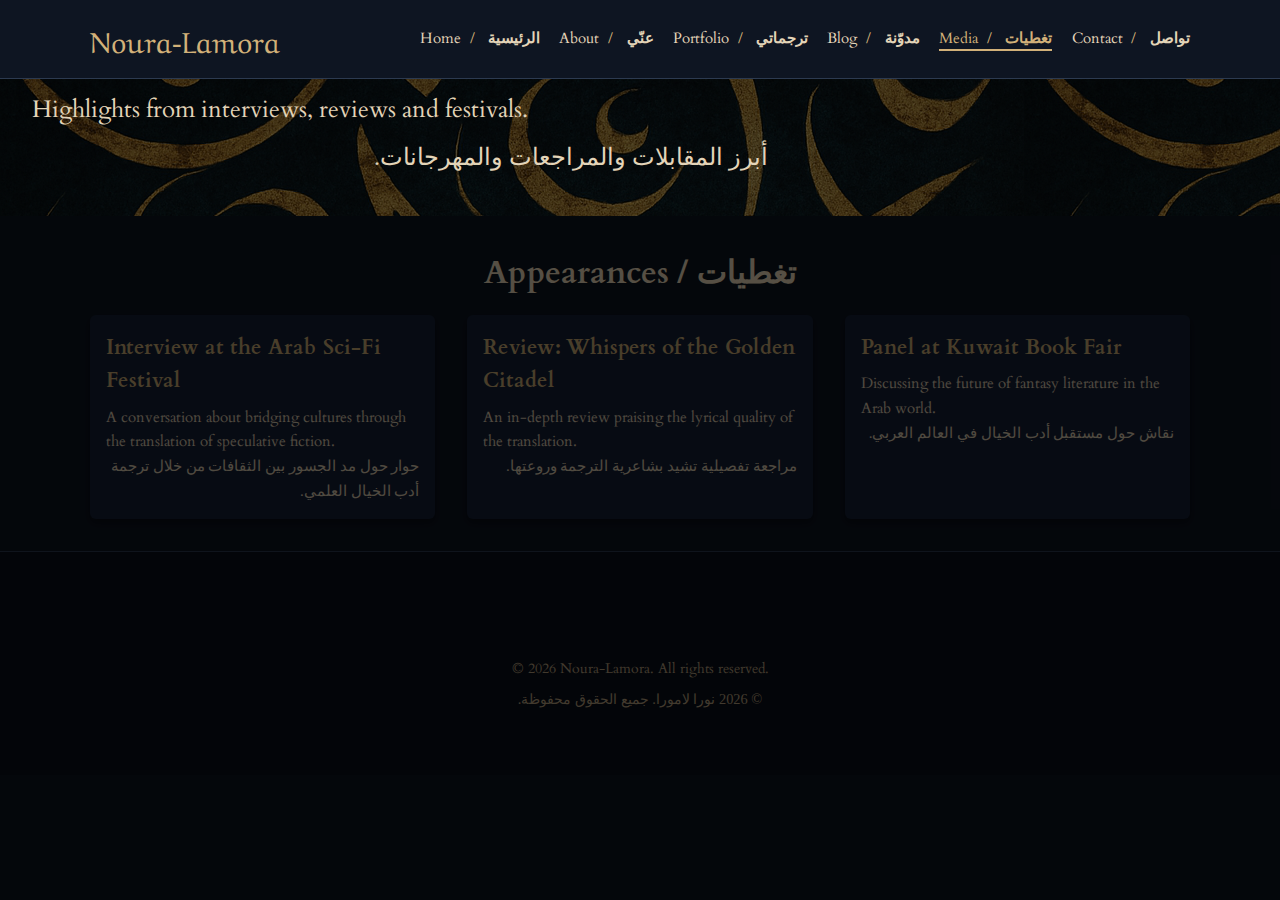
<file: media.html>
<!DOCTYPE html>
<html lang="en">
<head>
    <meta charset="UTF-8">
    <meta name="viewport" content="width=device-width, initial-scale=1.0">
    <title>Media & Press – Noura‑Lamora</title>
    <link rel="preconnect" href="https://fonts.googleapis.com">
    <link rel="preconnect" href="https://fonts.gstatic.com" crossorigin>
    <link href="https://fonts.googleapis.com/css2?family=Aref+Ruqaa:wght@400&family=Noto+Serif+Arabic:wght@400;700&family=Cardo:wght@400;700&display=swap" rel="stylesheet">
    <link rel="stylesheet" href="https://cdnjs.cloudflare.com/ajax/libs/font-awesome/6.1.2/css/all.min.css" integrity="sha512-5YmqRmiXP0iHWWtAG3Mk4qbybY5sLKz1AAqUu3i3kYF83KvdZ7jw46Kgw+ptTmw1aXR5JvZxHcQzutQ9xNii0w==" crossorigin="anonymous" referrerpolicy="no-referrer" />
    <link rel="stylesheet" href="assets/css/style.css">
    <meta name="description" content="Discover interviews, reviews and festival appearances featuring Noura‑Lamora and her work in translating fantasy and science‑fiction.">
</head>
<body>
    <!-- Navigation -->
    <header class="site-header">
        <nav class="navbar">
            <div class="logo"><a href="index.html">Noura‑Lamora</a></div>
            <ul class="nav-links">
                <li><a href="index.html">Home <span class="divider">/</span> <span class="rtl">الرئيسية</span></a></li>
                <li><a href="about.html">About <span class="divider">/</span> <span class="rtl">عنّي</span></a></li>
                <li><a href="portfolio.html">Portfolio <span class="divider">/</span> <span class="rtl">ترجماتي</span></a></li>
                <li><a href="blog.html">Blog <span class="divider">/</span> <span class="rtl">مدوّنة</span></a></li>
                <li><a href="media.html" class="active">Media <span class="divider">/</span> <span class="rtl">تغطيات</span></a></li>
                <li><a href="contact.html">Contact <span class="divider">/</span> <span class="rtl">تواصل</span></a></li>
            </ul>
        </nav>
    </header>

    <!-- Page header -->
    <section class="page-hero" style="background-image: url('assets/images/hero-bg.png');">
        <div class="hero-overlay"></div>
        <div class="hero-content">
            <h1 class="site-title">Media & Press</h1>
            <p class="tagline en">Highlights from interviews, reviews and festivals.</p>
            <p class="tagline rtl">أبرز المقابلات والمراجعات والمهرجانات.</p>
        </div>
    </section>

    <!-- Media items -->
    <section class="media-section">
        <div class="container">
            <h2 class="section-title">Appearances / تغطيات</h2>
            <div class="portfolio-grid">
                <!-- Media item 1 -->
                <div class="portfolio-item">
                    <a href="https://example.com/interview-arab-sci-fi-festival" target="_blank" rel="noopener">
                        <div class="portfolio-info">
                            <h3 class="portfolio-title">Interview at the Arab Sci‑Fi Festival</h3>
                            <p class="portfolio-desc en">A conversation about bridging cultures through the translation of speculative fiction.</p>
                            <p class="portfolio-desc rtl">حوار حول مد الجسور بين الثقافات من خلال ترجمة أدب الخيال العلمي.</p>
                        </div>
                    </a>
                </div>
                <!-- Media item 2 -->
                <div class="portfolio-item">
                    <a href="https://example.com/review-golden-citadel" target="_blank" rel="noopener">
                        <div class="portfolio-info">
                            <h3 class="portfolio-title">Review: Whispers of the Golden Citadel</h3>
                            <p class="portfolio-desc en">An in‑depth review praising the lyrical quality of the translation.</p>
                            <p class="portfolio-desc rtl">مراجعة تفصيلية تشيد بشاعرية الترجمة وروعتها.</p>
                        </div>
                    </a>
                </div>
                <!-- Media item 3 -->
                <div class="portfolio-item">
                    <a href="https://example.com/panel-kuwait-book-fair" target="_blank" rel="noopener">
                        <div class="portfolio-info">
                            <h3 class="portfolio-title">Panel at Kuwait Book Fair</h3>
                            <p class="portfolio-desc en">Discussing the future of fantasy literature in the Arab world.</p>
                            <p class="portfolio-desc rtl">نقاش حول مستقبل أدب الخيال في العالم العربي.</p>
                        </div>
                    </a>
                </div>
            </div>
        </div>
    </section>

    <!-- Footer -->
    <footer class="site-footer">
        <div class="container">
            <div class="footer-social">
                <a href="#" aria-label="Twitter"><i class="fab fa-twitter"></i></a>
                <a href="#" aria-label="Facebook"><i class="fab fa-facebook-f"></i></a>
                <a href="#" aria-label="Instagram"><i class="fab fa-instagram"></i></a>
                <a href="#" aria-label="LinkedIn"><i class="fab fa-linkedin-in"></i></a>
            </div>
            <p class="footer-text en">© <span id="year"></span> Noura‑Lamora. All rights reserved.</p>
            <p class="footer-text rtl">© <span id="year-ar"></span> نورا لامورا. جميع الحقوق محفوظة.</p>
        </div>
    </footer>
    <script src="assets/js/script.js"></script>
</body>
</html>
</file>
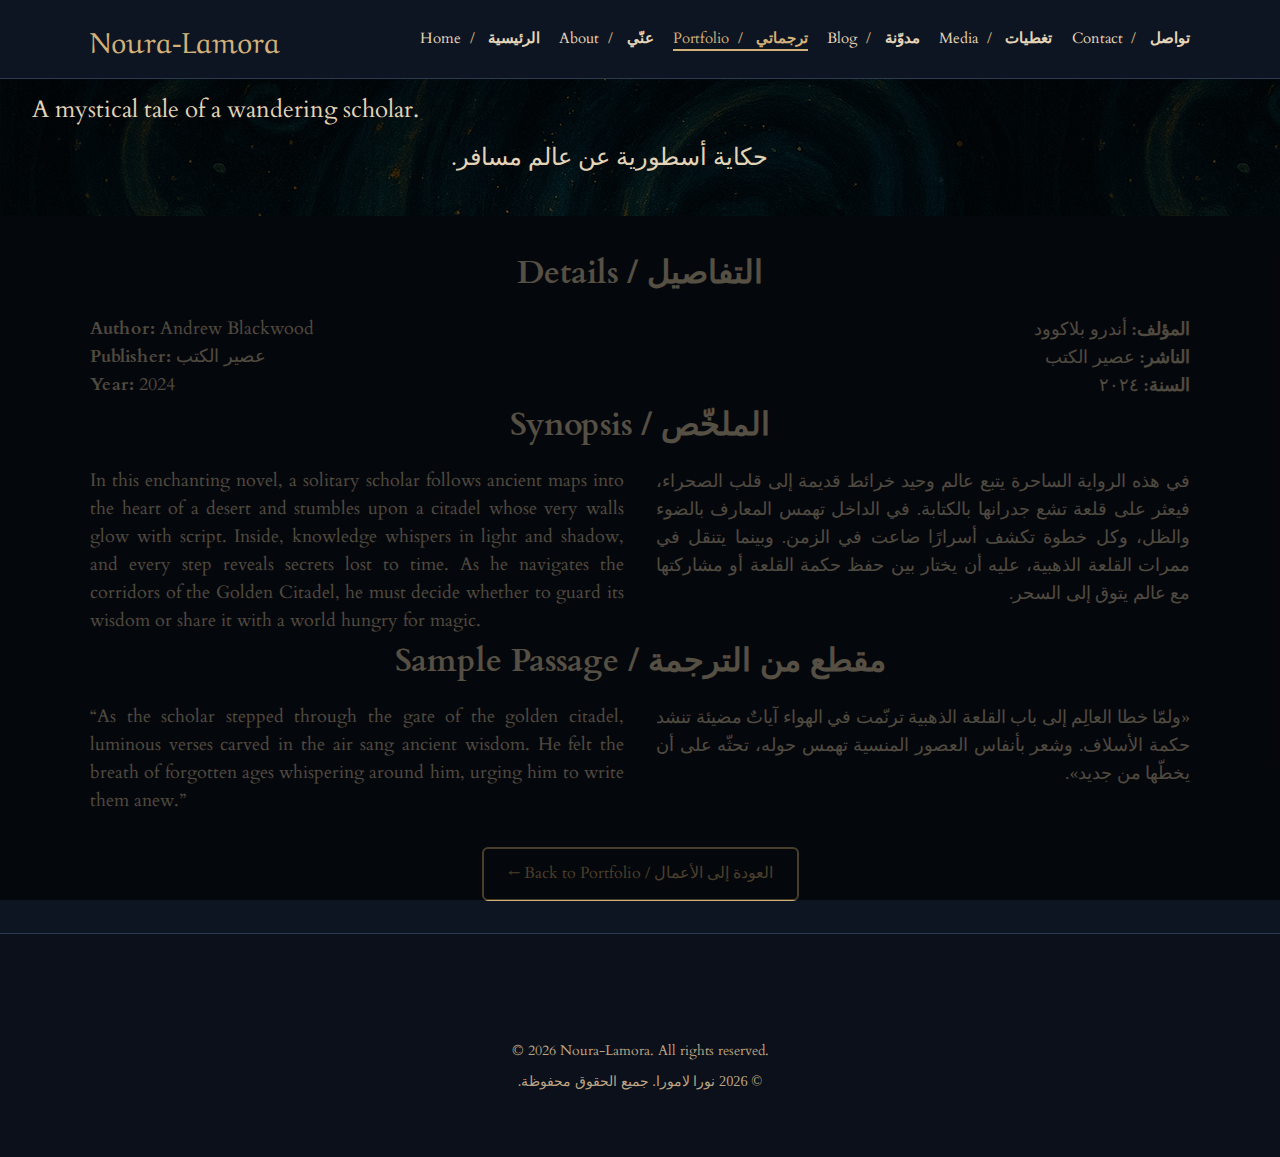
<file: portfolio-book1.html>
<!DOCTYPE html>
<html lang="en">
<head>
    <meta charset="UTF-8">
    <meta name="viewport" content="width=device-width, initial-scale=1.0">
    <title>Whispers of the Golden Citadel – Noura‑Lamora</title>
    <link rel="preconnect" href="https://fonts.googleapis.com">
    <link rel="preconnect" href="https://fonts.gstatic.com" crossorigin>
    <link href="https://fonts.googleapis.com/css2?family=Aref+Ruqaa:wght@400&family=Noto+Serif+Arabic:wght@400;700&family=Cardo:wght@400;700&display=swap" rel="stylesheet">
    <link rel="stylesheet" href="https://cdnjs.cloudflare.com/ajax/libs/font-awesome/6.1.2/css/all.min.css" integrity="sha512-5YmqRmiXP0iHWWtAG3Mk4qbybY5sLKz1AAqUu3i3kYF83KvdZ7jw46Kgw+ptTmw1aXR5JvZxHcQzutQ9xNii0w==" crossorigin="anonymous" referrerpolicy="no-referrer" />
    <link rel="stylesheet" href="assets/css/style.css">
    <meta name="description" content="Details of the translation ‘Whispers of the Golden Citadel’ by Noura‑Lamora including synopsis and a sample passage translated into Arabic.">
</head>
<body>
    <!-- Navigation bar -->
    <header class="site-header">
        <nav class="navbar">
            <div class="logo"><a href="index.html">Noura‑Lamora</a></div>
            <ul class="nav-links">
                <li><a href="index.html">Home <span class="divider">/</span> <span class="rtl">الرئيسية</span></a></li>
                <li><a href="about.html">About <span class="divider">/</span> <span class="rtl">عنّي</span></a></li>
                <li><a href="portfolio.html" class="active">Portfolio <span class="divider">/</span> <span class="rtl">ترجماتي</span></a></li>
                <li><a href="blog.html">Blog <span class="divider">/</span> <span class="rtl">مدوّنة</span></a></li>
                <li><a href="media.html">Media <span class="divider">/</span> <span class="rtl">تغطيات</span></a></li>
                <li><a href="contact.html">Contact <span class="divider">/</span> <span class="rtl">تواصل</span></a></li>
            </ul>
        </nav>
    </header>

    <!-- Book hero -->
    <section class="book-hero" style="background-image: url('assets/images/book1.png');">
        <div class="hero-overlay"></div>
        <div class="hero-content">
            <h1 class="site-title">Whispers of the Golden Citadel</h1>
            <p class="tagline en">A mystical tale of a wandering scholar.</p>
            <p class="tagline rtl">حكاية أسطورية عن عالم مسافر.</p>
        </div>
    </section>

    <section class="book-details">
        <div class="container">
            <h2 class="section-title">Details / التفاصيل</h2>
            <div class="intro-texts">
                <p class="intro-text en"><strong>Author:</strong> Andrew Blackwood<br>
                    <strong>Publisher:</strong> عصير الكتب<br>
                    <strong>Year:</strong> 2024
                </p>
                <p class="intro-text rtl"><strong>المؤلف:</strong> أندرو بلاكوود<br>
                    <strong>الناشر:</strong> عصير الكتب<br>
                    <strong>السنة:</strong> ٢٠٢٤
                </p>
            </div>
            <h3 class="section-title">Synopsis / الملخّص</h3>
            <div class="intro-texts">
                <p class="intro-text en">
                    In this enchanting novel, a solitary scholar follows ancient maps into the heart of a desert and stumbles upon a citadel whose very walls glow with script. Inside, knowledge whispers in light and shadow, and every step reveals secrets lost to time. As he navigates the corridors of the Golden Citadel, he must decide whether to guard its wisdom or share it with a world hungry for magic.
                </p>
                <p class="intro-text rtl">
                    في هذه الرواية الساحرة يتبع عالم وحيد خرائط قديمة إلى قلب الصحراء، فيعثر على قلعة تشع جدرانها بالكتابة. في الداخل تهمس المعارف بالضوء والظل، وكل خطوة تكشف أسرارًا ضاعت في الزمن. وبينما يتنقل في ممرات القلعة الذهبية، عليه أن يختار بين حفظ حكمة القلعة أو مشاركتها مع عالم يتوق إلى السحر.
                </p>
            </div>
            <h3 class="section-title">Sample Passage / مقطع من الترجمة</h3>
            <div class="intro-texts">
                <p class="intro-text en">
                    “As the scholar stepped through the gate of the golden citadel, luminous verses carved in the air sang ancient wisdom. He felt the breath of forgotten ages whispering around him, urging him to write them anew.”
                </p>
                <p class="intro-text rtl">
                    «ولمّا خطا العالِم إلى باب القلعة الذهبية ترنّمت في الهواء آياتٌ مضيئة تنشد حكمة الأسلاف. وشعر بأنفاس العصور المنسية تهمس حوله، تحثّه على أن يخطّها من جديد».
                </p>
            </div>
            <div class="view-more">
                <a href="portfolio.html" class="btn secondary-btn">← Back to Portfolio / العودة إلى الأعمال</a>
            </div>
        </div>
    </section>

    <!-- Footer -->
    <footer class="site-footer">
        <div class="container">
            <div class="footer-social">
                <a href="#" aria-label="Twitter"><i class="fab fa-twitter"></i></a>
                <a href="#" aria-label="Facebook"><i class="fab fa-facebook-f"></i></a>
                <a href="#" aria-label="Instagram"><i class="fab fa-instagram"></i></a>
                <a href="#" aria-label="LinkedIn"><i class="fab fa-linkedin-in"></i></a>
            </div>
            <p class="footer-text en">© <span id="year"></span> Noura‑Lamora. All rights reserved.</p>
            <p class="footer-text rtl">© <span id="year-ar"></span> نورا لامورا. جميع الحقوق محفوظة.</p>
        </div>
    </footer>
    <script src="assets/js/script.js"></script>
</body>
</html>
</file>
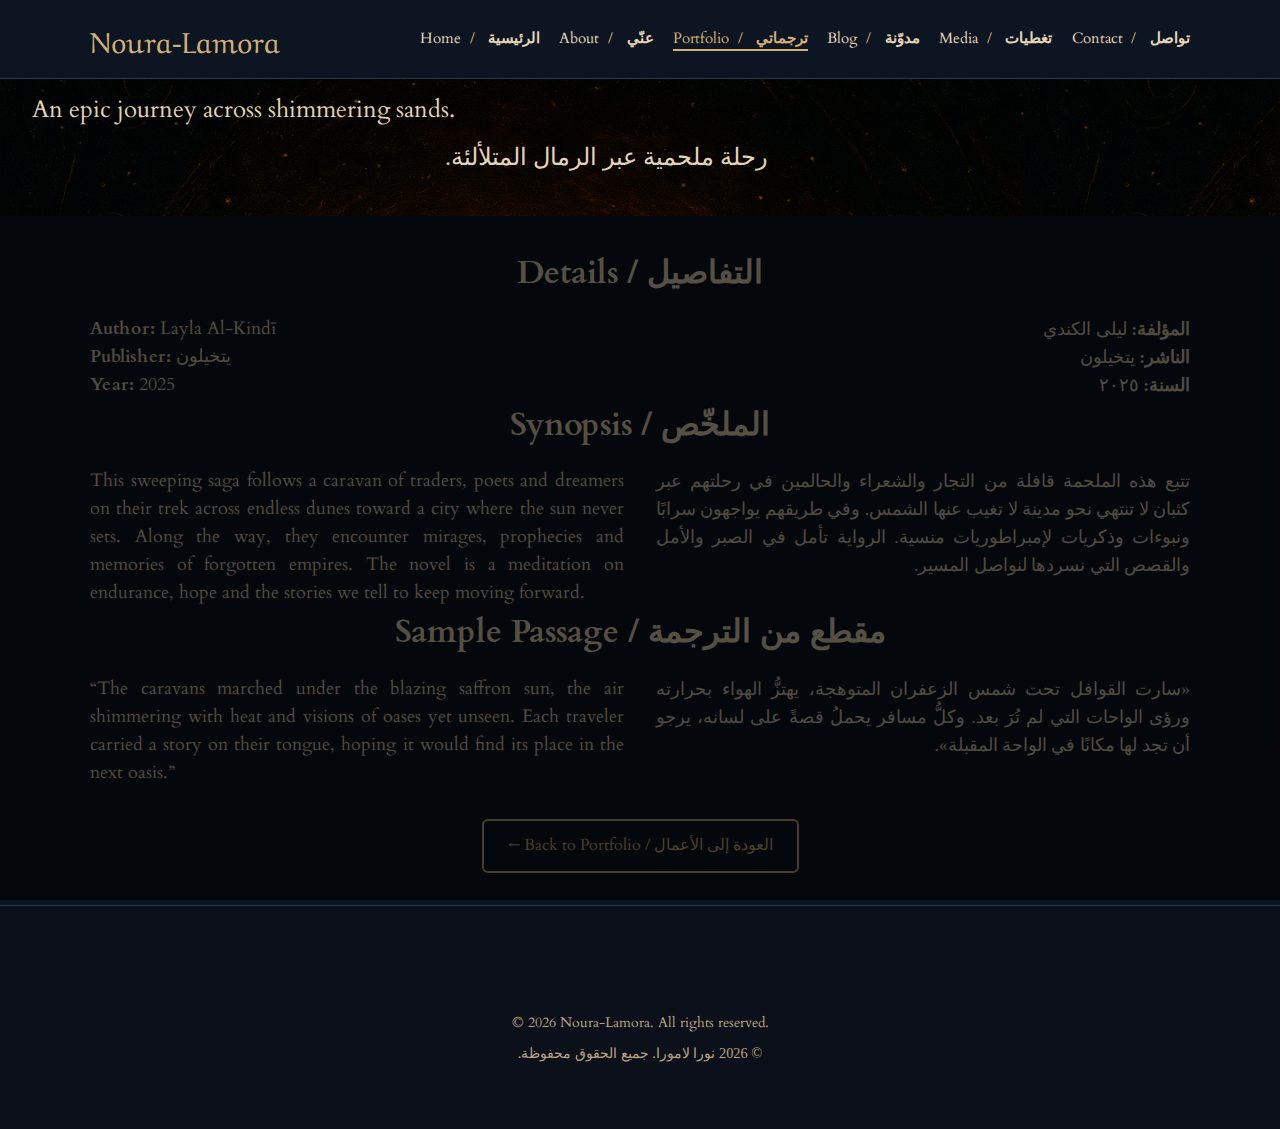
<file: portfolio-book2.html>
<!DOCTYPE html>
<html lang="en">
<head>
    <meta charset="UTF-8">
    <meta name="viewport" content="width=device-width, initial-scale=1.0">
    <title>Under the Sun of Saffron – Noura‑Lamora</title>
    <link rel="preconnect" href="https://fonts.googleapis.com">
    <link rel="preconnect" href="https://fonts.gstatic.com" crossorigin>
    <link href="https://fonts.googleapis.com/css2?family=Aref+Ruqaa:wght@400&family=Noto+Serif+Arabic:wght@400;700&family=Cardo:wght@400;700&display=swap" rel="stylesheet">
    <link rel="stylesheet" href="https://cdnjs.cloudflare.com/ajax/libs/font-awesome/6.1.2/css/all.min.css" integrity="sha512-5YmqRmiXP0iHWWtAG3Mk4qbybY5sLKz1AAqUu3i3kYF83KvdZ7jw46Kgw+ptTmw1aXR5JvZxHcQzutQ9xNii0w==" crossorigin="anonymous" referrerpolicy="no-referrer" />
    <link rel="stylesheet" href="assets/css/style.css">
    <meta name="description" content="Details of the translation ‘Under the Sun of Saffron’ by Noura‑Lamora including synopsis and a sample passage translated into Arabic.">
</head>
<body>
    <!-- Navigation bar -->
    <header class="site-header">
        <nav class="navbar">
            <div class="logo"><a href="index.html">Noura‑Lamora</a></div>
            <ul class="nav-links">
                <li><a href="index.html">Home <span class="divider">/</span> <span class="rtl">الرئيسية</span></a></li>
                <li><a href="about.html">About <span class="divider">/</span> <span class="rtl">عنّي</span></a></li>
                <li><a href="portfolio.html" class="active">Portfolio <span class="divider">/</span> <span class="rtl">ترجماتي</span></a></li>
                <li><a href="blog.html">Blog <span class="divider">/</span> <span class="rtl">مدوّنة</span></a></li>
                <li><a href="media.html">Media <span class="divider">/</span> <span class="rtl">تغطيات</span></a></li>
                <li><a href="contact.html">Contact <span class="divider">/</span> <span class="rtl">تواصل</span></a></li>
            </ul>
        </nav>
    </header>

    <!-- Book hero -->
    <section class="book-hero" style="background-image: url('assets/images/book2.png');">
        <div class="hero-overlay"></div>
        <div class="hero-content">
            <h1 class="site-title">Under the Sun of Saffron</h1>
            <p class="tagline en">An epic journey across shimmering sands.</p>
            <p class="tagline rtl">رحلة ملحمية عبر الرمال المتلألئة.</p>
        </div>
    </section>

    <section class="book-details">
        <div class="container">
            <h2 class="section-title">Details / التفاصيل</h2>
            <div class="intro-texts">
                <p class="intro-text en"><strong>Author:</strong> Layla Al‑Kindī<br>
                    <strong>Publisher:</strong> يتخيلون<br>
                    <strong>Year:</strong> 2025
                </p>
                <p class="intro-text rtl"><strong>المؤلفة:</strong> ليلى الكندي<br>
                    <strong>الناشر:</strong> يتخيلون<br>
                    <strong>السنة:</strong> ٢٠٢٥
                </p>
            </div>
            <h3 class="section-title">Synopsis / الملخّص</h3>
            <div class="intro-texts">
                <p class="intro-text en">
                    This sweeping saga follows a caravan of traders, poets and dreamers on their trek across endless dunes toward a city where the sun never sets. Along the way, they encounter mirages, prophecies and memories of forgotten empires. The novel is a meditation on endurance, hope and the stories we tell to keep moving forward.
                </p>
                <p class="intro-text rtl">
                    تتبع هذه الملحمة قافلة من التجار والشعراء والحالمين في رحلتهم عبر كثبان لا تنتهي نحو مدينة لا تغيب عنها الشمس. وفي طريقهم يواجهون سرابًا ونبوءات وذكريات لإمبراطوريات منسية. الرواية تأمل في الصبر والأمل والقصص التي نسردها لنواصل المسير.
                </p>
            </div>
            <h3 class="section-title">Sample Passage / مقطع من الترجمة</h3>
            <div class="intro-texts">
                <p class="intro-text en">
                    “The caravans marched under the blazing saffron sun, the air shimmering with heat and visions of oases yet unseen. Each traveler carried a story on their tongue, hoping it would find its place in the next oasis.”
                </p>
                <p class="intro-text rtl">
                    «سارت القوافل تحت شمس الزعفران المتوهجة، يهتزُّ الهواء بحرارته ورؤى الواحات التي لم تُرَ بعد. وكلُّ مسافر يحملُ قصةً على لسانه، يرجو أن تجد لها مكانًا في الواحة المقبلة».
                </p>
            </div>
            <div class="view-more">
                <a href="portfolio.html" class="btn secondary-btn">← Back to Portfolio / العودة إلى الأعمال</a>
            </div>
        </div>
    </section>

    <!-- Footer -->
    <footer class="site-footer">
        <div class="container">
            <div class="footer-social">
                <a href="#" aria-label="Twitter"><i class="fab fa-twitter"></i></a>
                <a href="#" aria-label="Facebook"><i class="fab fa-facebook-f"></i></a>
                <a href="#" aria-label="Instagram"><i class="fab fa-instagram"></i></a>
                <a href="#" aria-label="LinkedIn"><i class="fab fa-linkedin-in"></i></a>
            </div>
            <p class="footer-text en">© <span id="year"></span> Noura‑Lamora. All rights reserved.</p>
            <p class="footer-text rtl">© <span id="year-ar"></span> نورا لامورا. جميع الحقوق محفوظة.</p>
        </div>
    </footer>
    <script src="assets/js/script.js"></script>
</body>
</html>
</file>
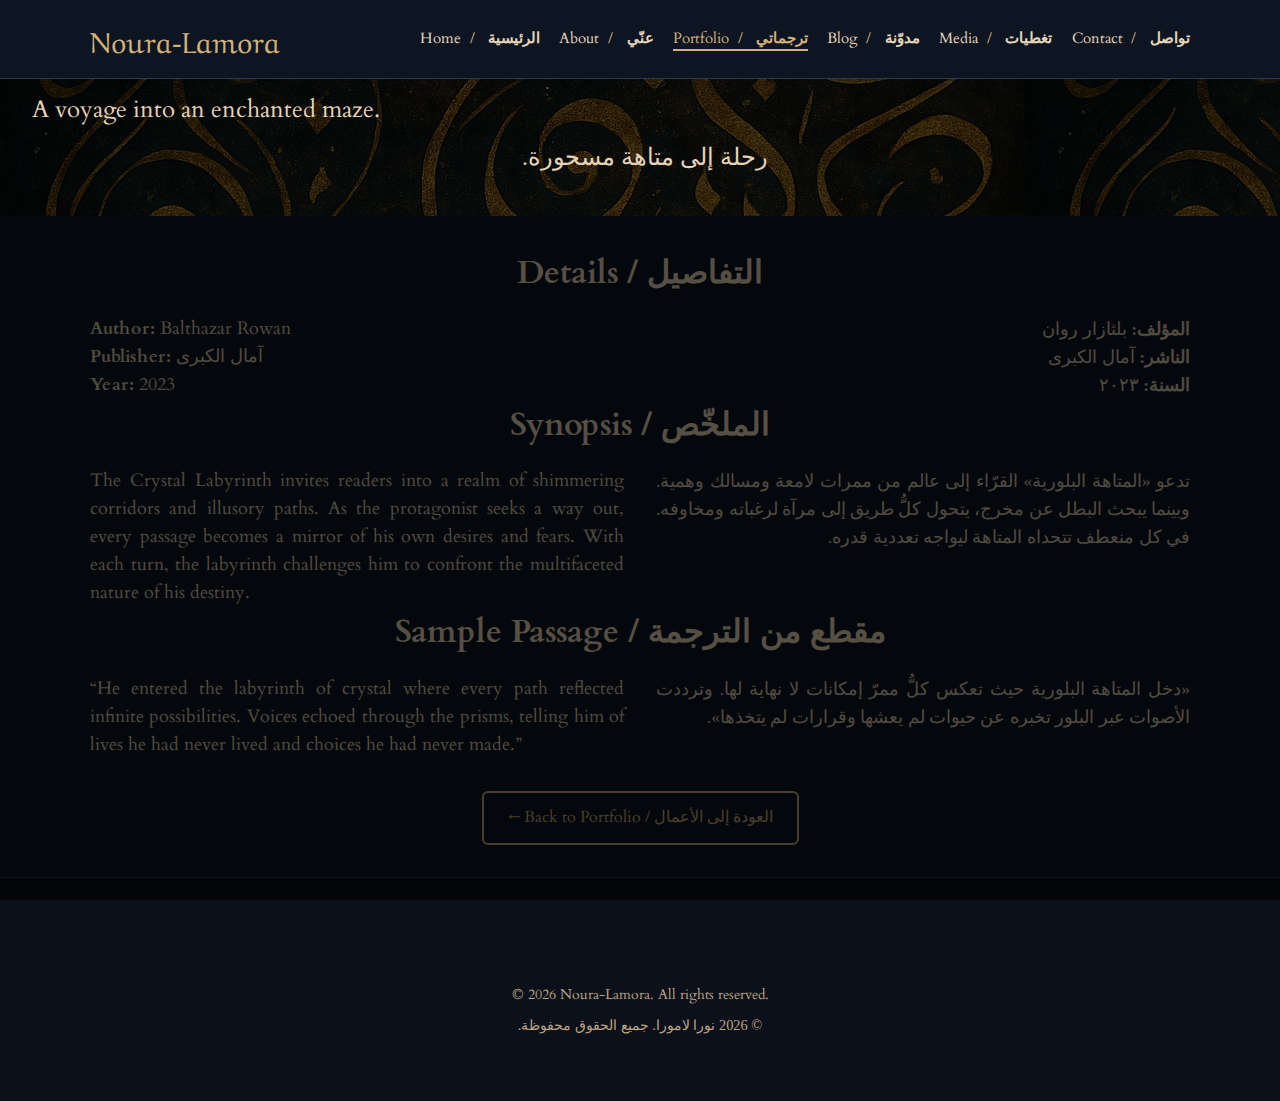
<file: portfolio-book3.html>
<!DOCTYPE html>
<html lang="en">
<head>
    <meta charset="UTF-8">
    <meta name="viewport" content="width=device-width, initial-scale=1.0">
    <title>The Crystal Labyrinth – Noura‑Lamora</title>
    <link rel="preconnect" href="https://fonts.googleapis.com">
    <link rel="preconnect" href="https://fonts.gstatic.com" crossorigin>
    <link href="https://fonts.googleapis.com/css2?family=Aref+Ruqaa:wght@400&family=Noto+Serif+Arabic:wght@400;700&family=Cardo:wght@400;700&display=swap" rel="stylesheet">
    <link rel="stylesheet" href="https://cdnjs.cloudflare.com/ajax/libs/font-awesome/6.1.2/css/all.min.css" integrity="sha512-5YmqRmiXP0iHWWtAG3Mk4qbybY5sLKz1AAqUu3i3kYF83KvdZ7jw46Kgw+ptTmw1aXR5JvZxHcQzutQ9xNii0w==" crossorigin="anonymous" referrerpolicy="no-referrer" />
    <link rel="stylesheet" href="assets/css/style.css">
    <meta name="description" content="Details of the translation ‘The Crystal Labyrinth’ by Noura‑Lamora including synopsis and a sample passage translated into Arabic.">
</head>
<body>
    <!-- Navigation bar -->
    <header class="site-header">
        <nav class="navbar">
            <div class="logo"><a href="index.html">Noura‑Lamora</a></div>
            <ul class="nav-links">
                <li><a href="index.html">Home <span class="divider">/</span> <span class="rtl">الرئيسية</span></a></li>
                <li><a href="about.html">About <span class="divider">/</span> <span class="rtl">عنّي</span></a></li>
                <li><a href="portfolio.html" class="active">Portfolio <span class="divider">/</span> <span class="rtl">ترجماتي</span></a></li>
                <li><a href="blog.html">Blog <span class="divider">/</span> <span class="rtl">مدوّنة</span></a></li>
                <li><a href="media.html">Media <span class="divider">/</span> <span class="rtl">تغطيات</span></a></li>
                <li><a href="contact.html">Contact <span class="divider">/</span> <span class="rtl">تواصل</span></a></li>
            </ul>
        </nav>
    </header>

    <!-- Book hero -->
    <section class="book-hero" style="background-image: url('assets/images/book3.png');">
        <div class="hero-overlay"></div>
        <div class="hero-content">
            <h1 class="site-title">The Crystal Labyrinth</h1>
            <p class="tagline en">A voyage into an enchanted maze.</p>
            <p class="tagline rtl">رحلة إلى متاهة مسحورة.</p>
        </div>
    </section>

    <section class="book-details">
        <div class="container">
            <h2 class="section-title">Details / التفاصيل</h2>
            <div class="intro-texts">
                <p class="intro-text en"><strong>Author:</strong> Balthazar Rowan<br>
                    <strong>Publisher:</strong> آمال الكبرى<br>
                    <strong>Year:</strong> 2023
                </p>
                <p class="intro-text rtl"><strong>المؤلف:</strong> بلثازار روان<br>
                    <strong>الناشر:</strong> آمال الكبرى<br>
                    <strong>السنة:</strong> ٢٠٢٣
                </p>
            </div>
            <h3 class="section-title">Synopsis / الملخّص</h3>
            <div class="intro-texts">
                <p class="intro-text en">
                    The Crystal Labyrinth invites readers into a realm of shimmering corridors and illusory paths. As the protagonist seeks a way out, every passage becomes a mirror of his own desires and fears. With each turn, the labyrinth challenges him to confront the multifaceted nature of his destiny.
                </p>
                <p class="intro-text rtl">
                    تدعو «المتاهة البلورية» القرّاء إلى عالم من ممرات لامعة ومسالك وهمية. وبينما يبحث البطل عن مخرج، يتحول كلُّ طريق إلى مرآة لرغباته ومخاوفه. في كل منعطف تتحداه المتاهة ليواجه تعددية قدره.
                </p>
            </div>
            <h3 class="section-title">Sample Passage / مقطع من الترجمة</h3>
            <div class="intro-texts">
                <p class="intro-text en">
                    “He entered the labyrinth of crystal where every path reflected infinite possibilities. Voices echoed through the prisms, telling him of lives he had never lived and choices he had never made.”
                </p>
                <p class="intro-text rtl">
                    «دخل المتاهة البلورية حيث تعكس كلُّ ممرّ إمكانات لا نهاية لها. وترددت الأصوات عبر البلور تخبره عن حيوات لم يعشها وقرارات لم يتخذها».
                </p>
            </div>
            <div class="view-more">
                <a href="portfolio.html" class="btn secondary-btn">← Back to Portfolio / العودة إلى الأعمال</a>
            </div>
        </div>
    </section>

    <!-- Footer -->
    <footer class="site-footer">
        <div class="container">
            <div class="footer-social">
                <a href="#" aria-label="Twitter"><i class="fab fa-twitter"></i></a>
                <a href="#" aria-label="Facebook"><i class="fab fa-facebook-f"></i></a>
                <a href="#" aria-label="Instagram"><i class="fab fa-instagram"></i></a>
                <a href="#" aria-label="LinkedIn"><i class="fab fa-linkedin-in"></i></a>
            </div>
            <p class="footer-text en">© <span id="year"></span> Noura‑Lamora. All rights reserved.</p>
            <p class="footer-text rtl">© <span id="year-ar"></span> نورا لامورا. جميع الحقوق محفوظة.</p>
        </div>
    </footer>
    <script src="assets/js/script.js"></script>
</body>
</html>
</file>
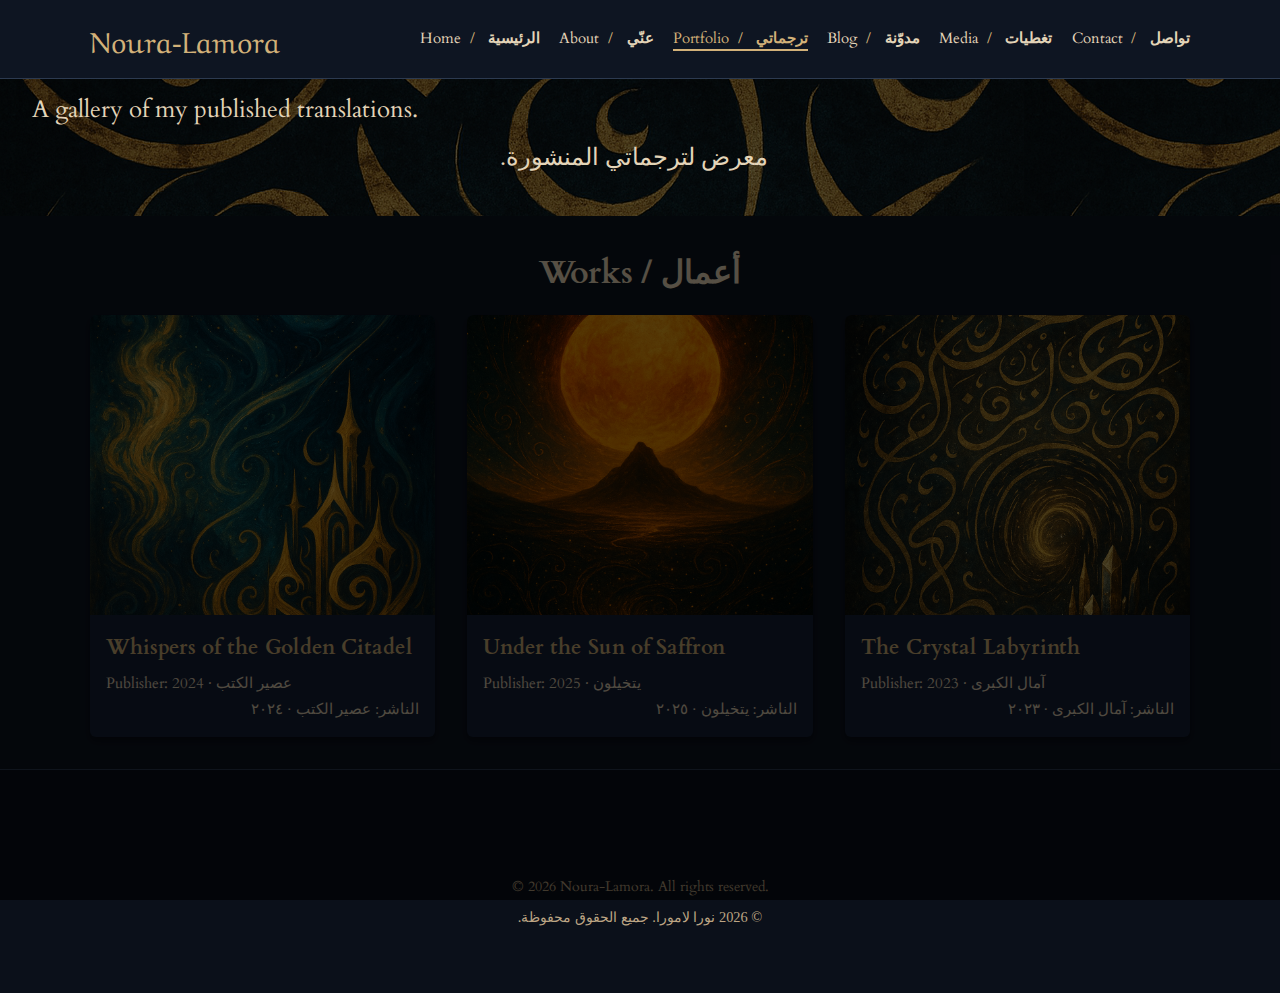
<file: portfolio.html>
<!DOCTYPE html>
<html lang="en">
<head>
    <meta charset="UTF-8">
    <meta name="viewport" content="width=device-width, initial-scale=1.0">
    <title>Portfolio – Noura‑Lamora</title>
    <link rel="preconnect" href="https://fonts.googleapis.com">
    <link rel="preconnect" href="https://fonts.gstatic.com" crossorigin>
    <link href="https://fonts.googleapis.com/css2?family=Aref+Ruqaa:wght@400&family=Noto+Serif+Arabic:wght@400;700&family=Cardo:wght@400;700&display=swap" rel="stylesheet">
    <link rel="stylesheet" href="https://cdnjs.cloudflare.com/ajax/libs/font-awesome/6.1.2/css/all.min.css" integrity="sha512-5YmqRmiXP0iHWWtAG3Mk4qbybY5sLKz1AAqUu3i3kYF83KvdZ7jw46Kgw+ptTmw1aXR5JvZxHcQzutQ9xNii0w==" crossorigin="anonymous" referrerpolicy="no-referrer" />
    <link rel="stylesheet" href="assets/css/style.css">
    <meta name="description" content="Explore the portfolio of Noura‑Lamora, showcasing translated works of fantasy and science‑fiction, with details and sample passages in Arabic and English.">
</head>
<body>
    <!-- Navigation -->
    <header class="site-header">
        <nav class="navbar">
            <div class="logo"><a href="index.html">Noura‑Lamora</a></div>
            <ul class="nav-links">
                <li><a href="index.html">Home <span class="divider">/</span> <span class="rtl">الرئيسية</span></a></li>
                <li><a href="about.html">About <span class="divider">/</span> <span class="rtl">عنّي</span></a></li>
                <li><a href="portfolio.html" class="active">Portfolio <span class="divider">/</span> <span class="rtl">ترجماتي</span></a></li>
                <li><a href="blog.html">Blog <span class="divider">/</span> <span class="rtl">مدوّنة</span></a></li>
                <li><a href="media.html">Media <span class="divider">/</span> <span class="rtl">تغطيات</span></a></li>
                <li><a href="contact.html">Contact <span class="divider">/</span> <span class="rtl">تواصل</span></a></li>
            </ul>
        </nav>
    </header>

    <!-- Page header -->
    <section class="page-hero" style="background-image: url('assets/images/hero-bg.png');">
        <div class="hero-overlay"></div>
        <div class="hero-content">
            <h1 class="site-title">Portfolio</h1>
            <p class="tagline en">A gallery of my published translations.</p>
            <p class="tagline rtl">معرض لترجماتي المنشورة.</p>
        </div>
    </section>

    <!-- Portfolio grid -->
    <section class="portfolio-section">
        <div class="container">
            <h2 class="section-title">Works / أعمال</h2>
            <div class="portfolio-grid">
                <div class="portfolio-item">
                    <a href="portfolio-book1.html">
                        <img src="assets/images/book1.png" alt="Book cover" class="portfolio-thumb">
                        <div class="portfolio-info">
                            <h3 class="portfolio-title">Whispers of the Golden Citadel</h3>
                            <p class="portfolio-desc en">Publisher: عصير الكتب · 2024</p>
                            <p class="portfolio-desc rtl">الناشر: عصير الكتب · ٢٠٢٤</p>
                        </div>
                    </a>
                </div>
                <div class="portfolio-item">
                    <a href="portfolio-book2.html">
                        <img src="assets/images/book2.png" alt="Book cover" class="portfolio-thumb">
                        <div class="portfolio-info">
                            <h3 class="portfolio-title">Under the Sun of Saffron</h3>
                            <p class="portfolio-desc en">Publisher: يتخيلون · 2025</p>
                            <p class="portfolio-desc rtl">الناشر: يتخيلون · ٢٠٢٥</p>
                        </div>
                    </a>
                </div>
                <div class="portfolio-item">
                    <a href="portfolio-book3.html">
                        <img src="assets/images/book3.png" alt="Book cover" class="portfolio-thumb">
                        <div class="portfolio-info">
                            <h3 class="portfolio-title">The Crystal Labyrinth</h3>
                            <p class="portfolio-desc en">Publisher: آمال الكبرى · 2023</p>
                            <p class="portfolio-desc rtl">الناشر: آمال الكبرى · ٢٠٢٣</p>
                        </div>
                    </a>
                </div>
            </div>
        </div>
    </section>

    <!-- Footer -->
    <footer class="site-footer">
        <div class="container">
            <div class="footer-social">
                <a href="#" aria-label="Twitter"><i class="fab fa-twitter"></i></a>
                <a href="#" aria-label="Facebook"><i class="fab fa-facebook-f"></i></a>
                <a href="#" aria-label="Instagram"><i class="fab fa-instagram"></i></a>
                <a href="#" aria-label="LinkedIn"><i class="fab fa-linkedin-in"></i></a>
            </div>
            <p class="footer-text en">© <span id="year"></span> Noura‑Lamora. All rights reserved.</p>
            <p class="footer-text rtl">© <span id="year-ar"></span> نورا لامورا. جميع الحقوق محفوظة.</p>
        </div>
    </footer>
    <script src="assets/js/script.js"></script>
</body>
</html>
</file>
<file: assets/css/style.css>
/*
 * Noura‑Lamora Website Stylesheet
 *
 * This CSS defines a dark, elegant theme with golden accents and support for both
 * left‑to‑right (LTR) and right‑to‑left (RTL) text. The layout is fully
 * responsive, ensuring that the site looks beautiful on mobile and desktop.
 */

/* Base variables for colours and fonts */
:root {
    --bg-color: #0e1522;          /* deep navy background */
    --overlay-color: rgba(0,0,0,0.65);
    --primary: #d2b179;           /* warm gold used for highlights */
    --secondary: #f5e3c4;         /* parchment tone for subtle highlights */
    --text-light: #e3d4b8;        /* primary body text colour */
    --text-muted: #bda584;        /* muted text colour */
    --link-hover: #f0c97e;        /* hover colour for links */
    --border-color: #2c3a50;      /* subtle borders */
    --radius: 6px;
    --transition-fast: 0.2s ease;
    --font-body: 'Cardo', serif;
    --font-arabic: 'Noto Serif Arabic', serif;
    --font-calligraphy: 'Aref Ruqaa', cursive;
}

/* Global reset */
* {
    margin: 0;
    padding: 0;
    box-sizing: border-box;
}

body {
    font-family: var(--font-body);
    background-color: var(--bg-color);
    color: var(--text-light);
    line-height: 1.6;
}

a {
    color: var(--primary);
    text-decoration: none;
    transition: color var(--transition-fast);
}

a:hover {
    color: var(--link-hover);
}

/* Utility classes */
.container {
    width: 90%;
    max-width: 1100px;
    margin: 0 auto;
    padding: 2rem 0;
}

.section-title {
    font-size: 2rem;
    margin-bottom: 1rem;
    color: var(--secondary);
    font-weight: bold;
    text-align: center;
}

.btn {
    display: inline-block;
    padding: 0.75rem 1.5rem;
    border-radius: var(--radius);
    font-size: 1rem;
    cursor: pointer;
    border: 2px solid transparent;
    transition: background-color var(--transition-fast), color var(--transition-fast), border-color var(--transition-fast);
}

.primary-btn {
    background-color: var(--primary);
    color: var(--bg-color);
}

.primary-btn:hover {
    background-color: transparent;
    color: var(--primary);
    border-color: var(--primary);
}

.secondary-btn {
    background-color: transparent;
    color: var(--primary);
    border: 2px solid var(--primary);
}

.secondary-btn:hover {
    background-color: var(--primary);
    color: var(--bg-color);
}

/* Navigation bar */
.site-header {
    background-color: var(--bg-color);
    position: fixed;
    width: 100%;
    top: 0;
    left: 0;
    z-index: 1000;
    border-bottom: 1px solid var(--border-color);
}

.navbar {
    display: flex;
    justify-content: space-between;
    align-items: center;
    width: 90%;
    max-width: 1100px;
    margin: 0 auto;
    padding: 1rem 0;
}

.logo a {
    font-family: var(--font-calligraphy);
    font-size: 1.8rem;
    color: var(--primary);
    font-weight: normal;
}

.nav-links {
    list-style: none;
    display: flex;
    gap: 1.2rem;
}

.nav-links li a {
    font-size: 0.95rem;
    color: var(--text-light);
    font-weight: 500;
}

/* Active navigation link */
.nav-links li a.active {
    color: var(--primary);
    border-bottom: 2px solid var(--primary);
}

.nav-links li a .rtl {
    font-family: var(--font-arabic);
    margin-left: 0.3rem;
    font-weight: 600;
}

.nav-links li a .divider {
    margin: 0 0.3rem;
    color: var(--primary);
}

.nav-links li a:hover {
    color: var(--primary);
}

/* Hero section */
.hero {
    position: relative;
    min-height: 80vh;
    background-size: cover;
    background-position: center;
    display: flex;
    justify-content: center;
    align-items: center;
    text-align: center;
    padding-top: 4rem; /* account for fixed header */
    color: var(--primary);
}

.hero-overlay {
    position: absolute;
    top: 0;
    left: 0;
    width: 100%;
    height: 100%;
    background-color: var(--overlay-color);
    z-index: 1;
}

.hero-content {
    position: relative;
    z-index: 2;
    max-width: 800px;
    padding: 2rem;
}

.hero .site-title {
    font-size: 3rem;
    font-weight: bold;
    margin-bottom: 1rem;
    font-family: var(--font-calligraphy);
}

.tagline {
    font-size: 1.5rem;
    margin: 0.5rem 0;
}

.tagline.en {
    font-family: var(--font-body);
}

.tagline.rtl {
    font-family: var(--font-arabic);
    direction: rtl;
}

.hero-buttons {
    margin-top: 1.5rem;
}

.hero-buttons .btn {
    margin: 0.3rem;
}

/* Introduction section */
.intro {
    background-color: var(--bg-color);
    padding: 4rem 0;
}

.intro-texts {
    display: flex;
    flex-wrap: wrap;
    gap: 2rem;
}

.intro-text {
    flex: 1 1 45%;
    font-size: 1.1rem;
    text-align: justify;
}

.intro-text.rtl {
    font-family: var(--font-arabic);
    direction: rtl;
}

/* Featured portfolio preview */
.featured-portfolio {
    background-color: var(--bg-color);
    padding: 4rem 0 6rem;
}

.portfolio-grid {
    display: grid;
    grid-template-columns: repeat(auto-fit, minmax(250px, 1fr));
    gap: 2rem;
}

.portfolio-item {
    background-color: #152238;
    border-radius: var(--radius);
    overflow: hidden;
    box-shadow: 0 4px 8px rgba(0, 0, 0, 0.4);
    transition: transform var(--transition-fast), box-shadow var(--transition-fast);
}

.portfolio-item:hover {
    transform: translateY(-4px);
    box-shadow: 0 8px 12px rgba(0, 0, 0, 0.6);
}

.portfolio-thumb {
    width: 100%;
    height: 300px;
    object-fit: cover;
    display: block;
}

.portfolio-info {
    padding: 1rem;
    color: var(--text-light);
}

.portfolio-title {
    font-size: 1.3rem;
    color: var(--primary);
    margin-bottom: 0.5rem;
}

.portfolio-desc {
    font-size: 0.95rem;
}

.portfolio-desc.rtl {
    font-family: var(--font-arabic);
    direction: rtl;
}

.view-more {
    margin-top: 2rem;
    text-align: center;
}

/* Newsletter section */
.newsletter {
    background-color: #152238;
    padding: 4rem 0;
    text-align: center;
}

.newsletter-text {
    margin-bottom: 1.5rem;
    font-size: 1.1rem;
}

.newsletter-text.rtl {
    font-family: var(--font-arabic);
    direction: rtl;
}

.newsletter-form {
    display: flex;
    justify-content: center;
    align-items: center;
    flex-wrap: wrap;
    gap: 0.5rem;
}

.newsletter-form input[type="email"] {
    padding: 0.75rem 1rem;
    font-size: 1rem;
    border: 2px solid var(--primary);
    border-radius: var(--radius);
    background-color: transparent;
    color: var(--text-light);
    width: 260px;
}

.newsletter-form input[type="email"]::placeholder {
    color: var(--text-muted);
}

.newsletter-form input[type="email"]:focus {
    outline: none;
    border-color: var(--link-hover);
}

/* Footer */
.site-footer {
    background-color: #0b101a;
    padding: 2rem 0;
    border-top: 1px solid var(--border-color);
    text-align: center;
}

.footer-social a {
    color: var(--primary);
    font-size: 1.3rem;
    margin: 0 0.5rem;
    transition: color var(--transition-fast);
}

.footer-social a:hover {
    color: var(--link-hover);
}

.footer-text {
    margin-top: 0.5rem;
    font-size: 0.9rem;
    color: var(--text-muted);
}

.footer-text.rtl {
    font-family: var(--font-arabic);
    direction: rtl;
}

/* Responsive adjustments */
@media (max-width: 768px) {
    .nav-links {
        gap: 0.8rem;
    }
    .hero .site-title {
        font-size: 2.4rem;
    }
    .tagline {
        font-size: 1.2rem;
    }
    .intro-text {
        flex: 1 1 100%;
    }
    .portfolio-thumb {
        height: 220px;
    }
}

/* Contact page styles */
.contact-section {
    display: flex;
    flex-wrap: wrap;
    justify-content: space-between;
    align-items: flex-start;
    gap: 2rem;
    margin-top: 2rem;
}

/* Left column for form */
.contact-form {
    flex: 1 1 45%;
    min-width: 300px;
}

.contact-form form {
    display: flex;
    flex-direction: column;
}

.contact-form input,
.contact-form textarea {
    background-color: #1d2533;
    border: 1px solid var(--border-color);
    border-radius: var(--radius);
    padding: 0.75rem;
    margin-bottom: 1rem;
    color: var(--text-light);
    font-family: var(--font-body);
}

.contact-form input::placeholder,
.contact-form textarea::placeholder {
    color: var(--text-muted);
}

.contact-form textarea {
    min-height: 150px;
    resize: vertical;
}

.contact-form button {
    align-self: flex-start;
}

/* Right column for social & feed */
.contact-info {
    flex: 1 1 45%;
    min-width: 300px;
    display: flex;
    flex-direction: column;
    gap: 1rem;
}

.contact-info .info-text {
    font-size: 1rem;
    color: var(--text-light);
    line-height: 1.6;
}

.contact-info .info-text.rtl {
    font-family: var(--font-arabic);
    direction: rtl;
}

.contact-info .social-links a {
    color: var(--primary);
    font-size: 1.5rem;
    margin-right: 0.7rem;
    transition: color var(--transition-fast);
}

.contact-info .social-links a:hover {
    color: var(--link-hover);
}

.contact-info .twitter-feed {
    margin-top: 1rem;
    max-width: 100%;
    overflow: hidden;
}

@media (max-width: 768px) {
    .contact-form,
    .contact-info {
        flex: 1 1 100%;
    }
}
</file>
